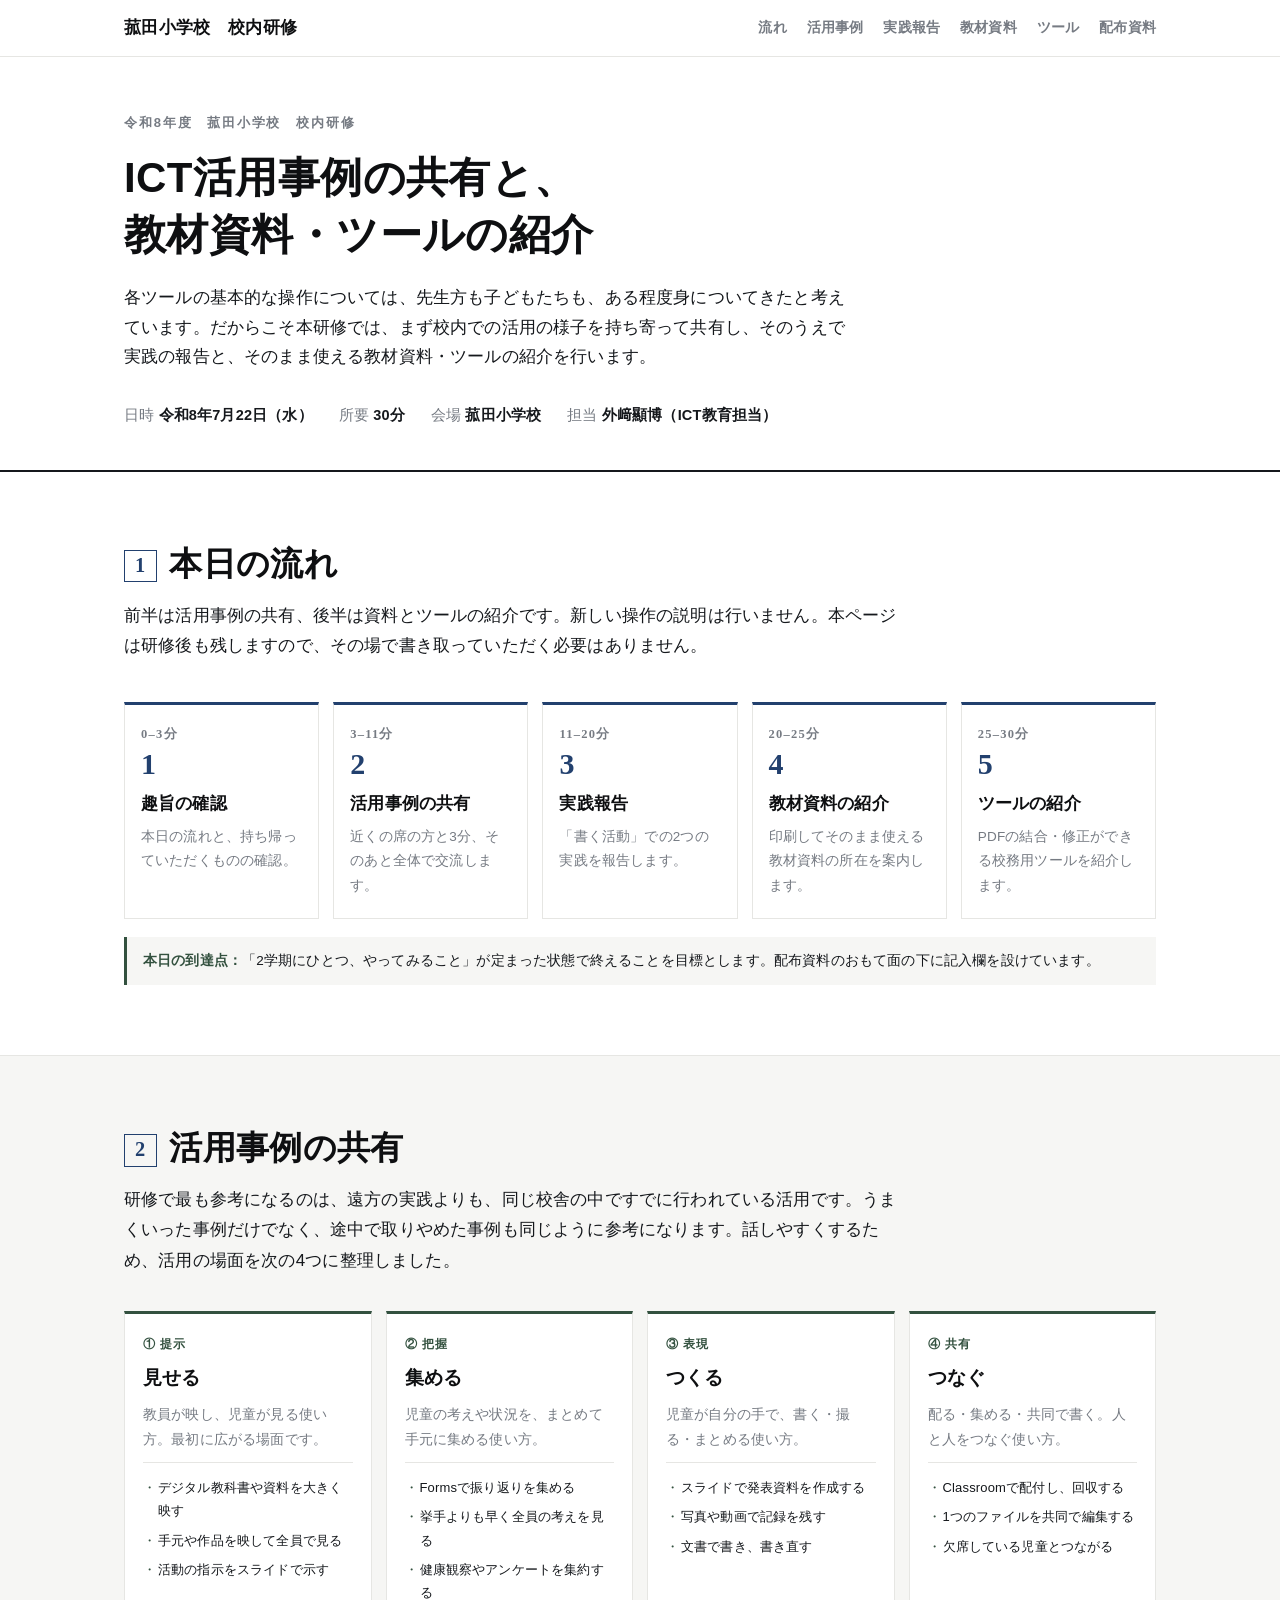
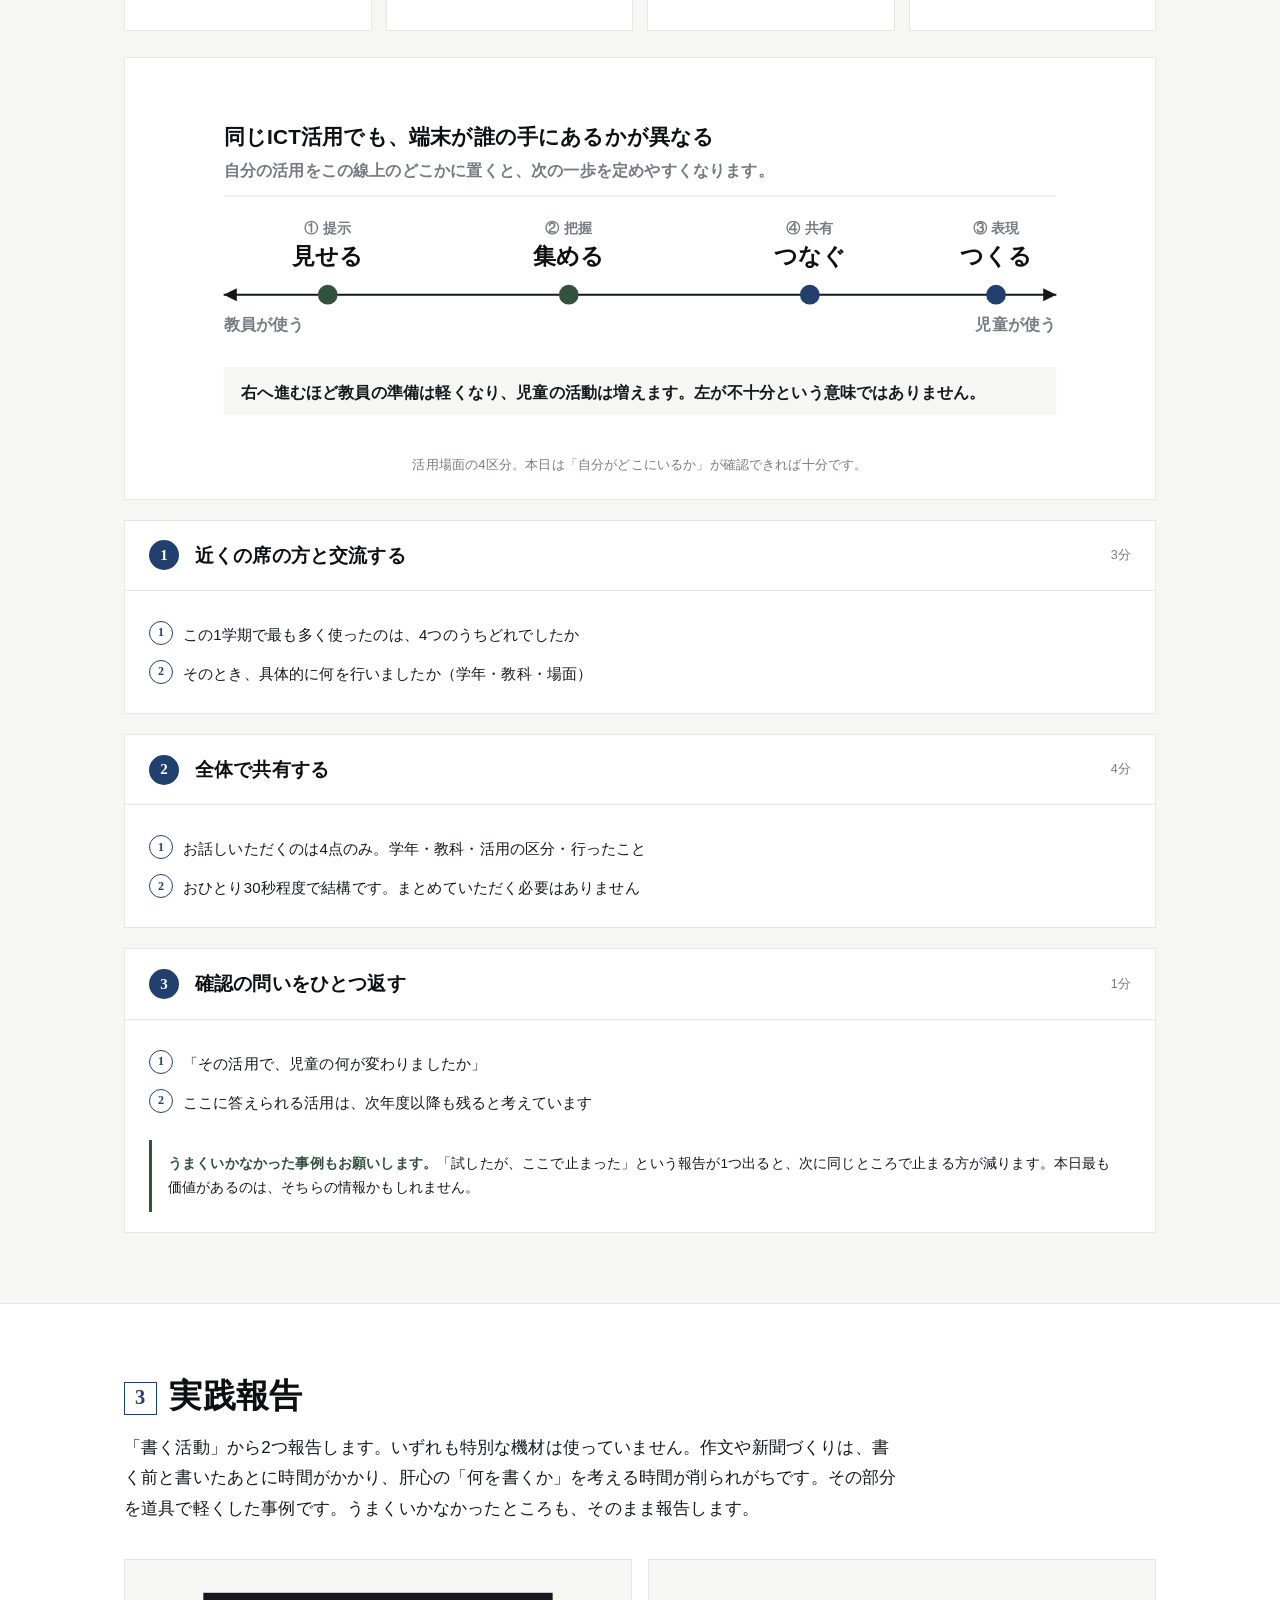
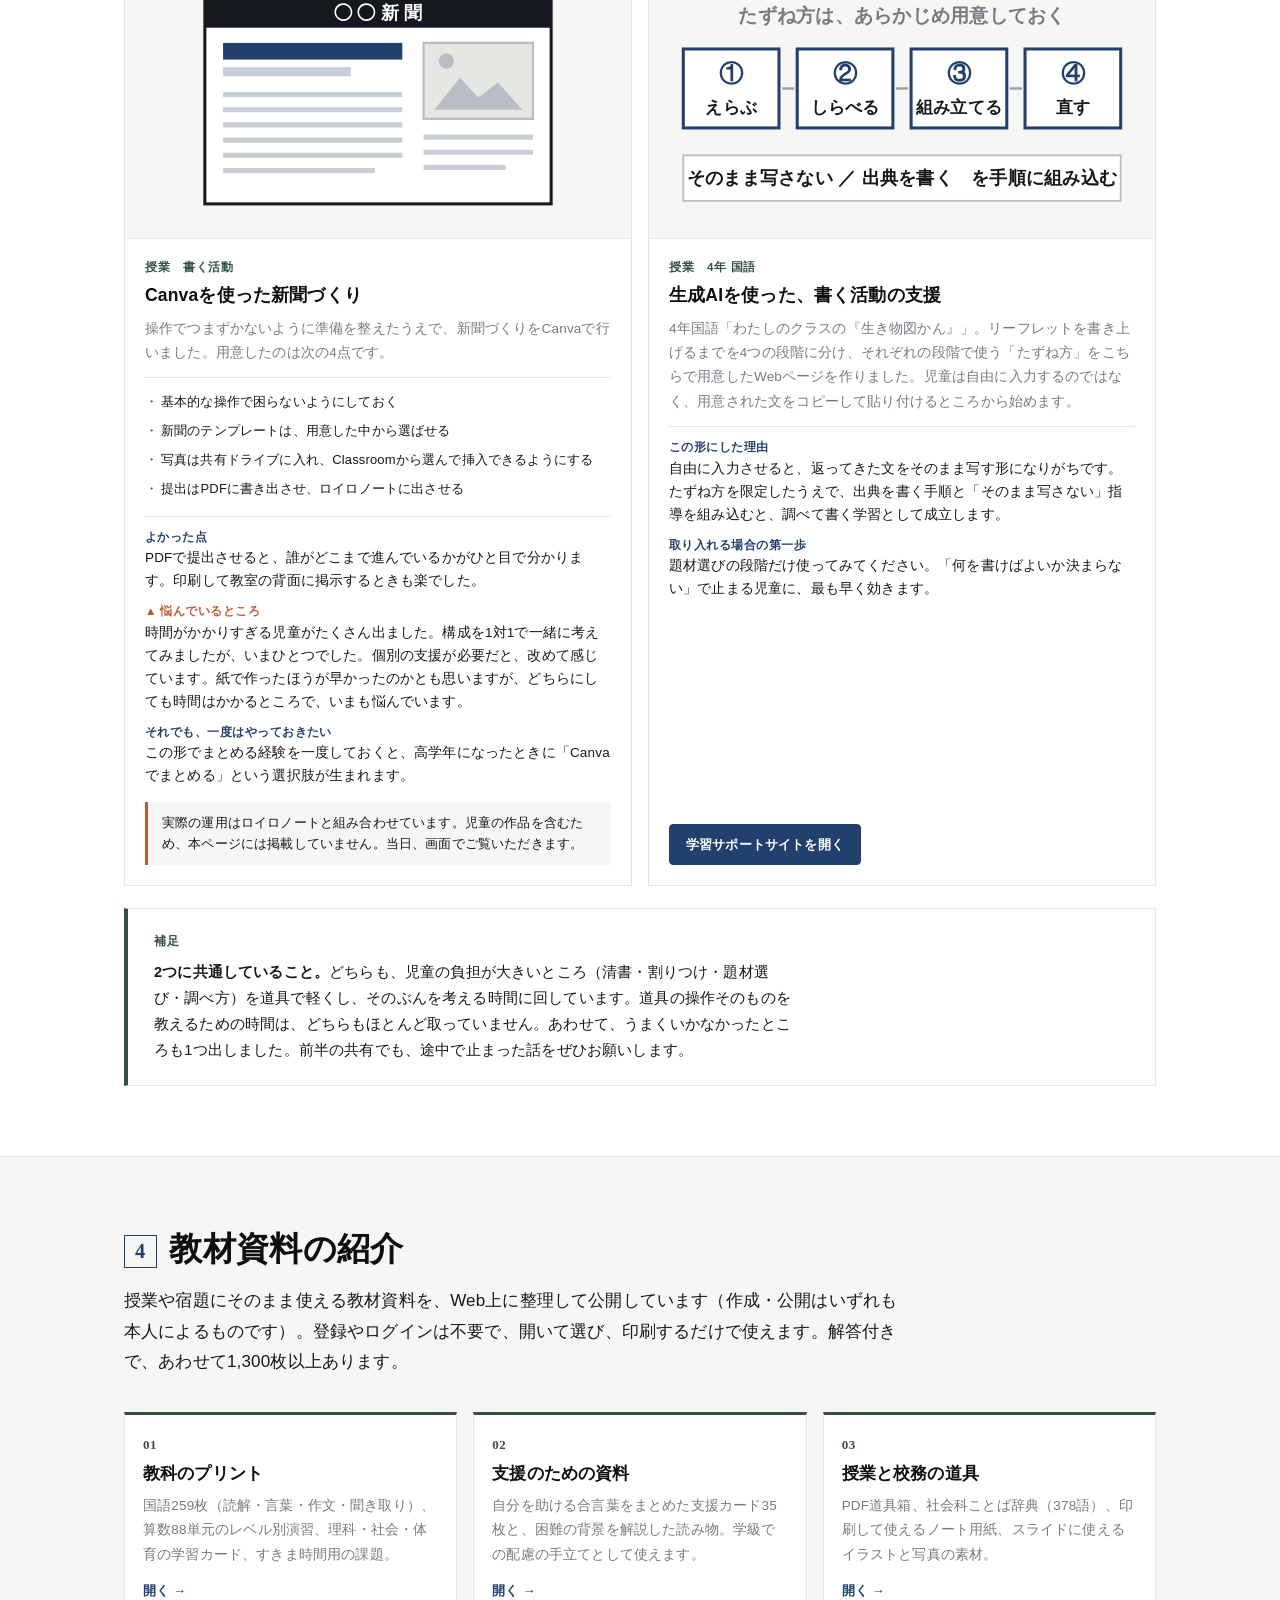
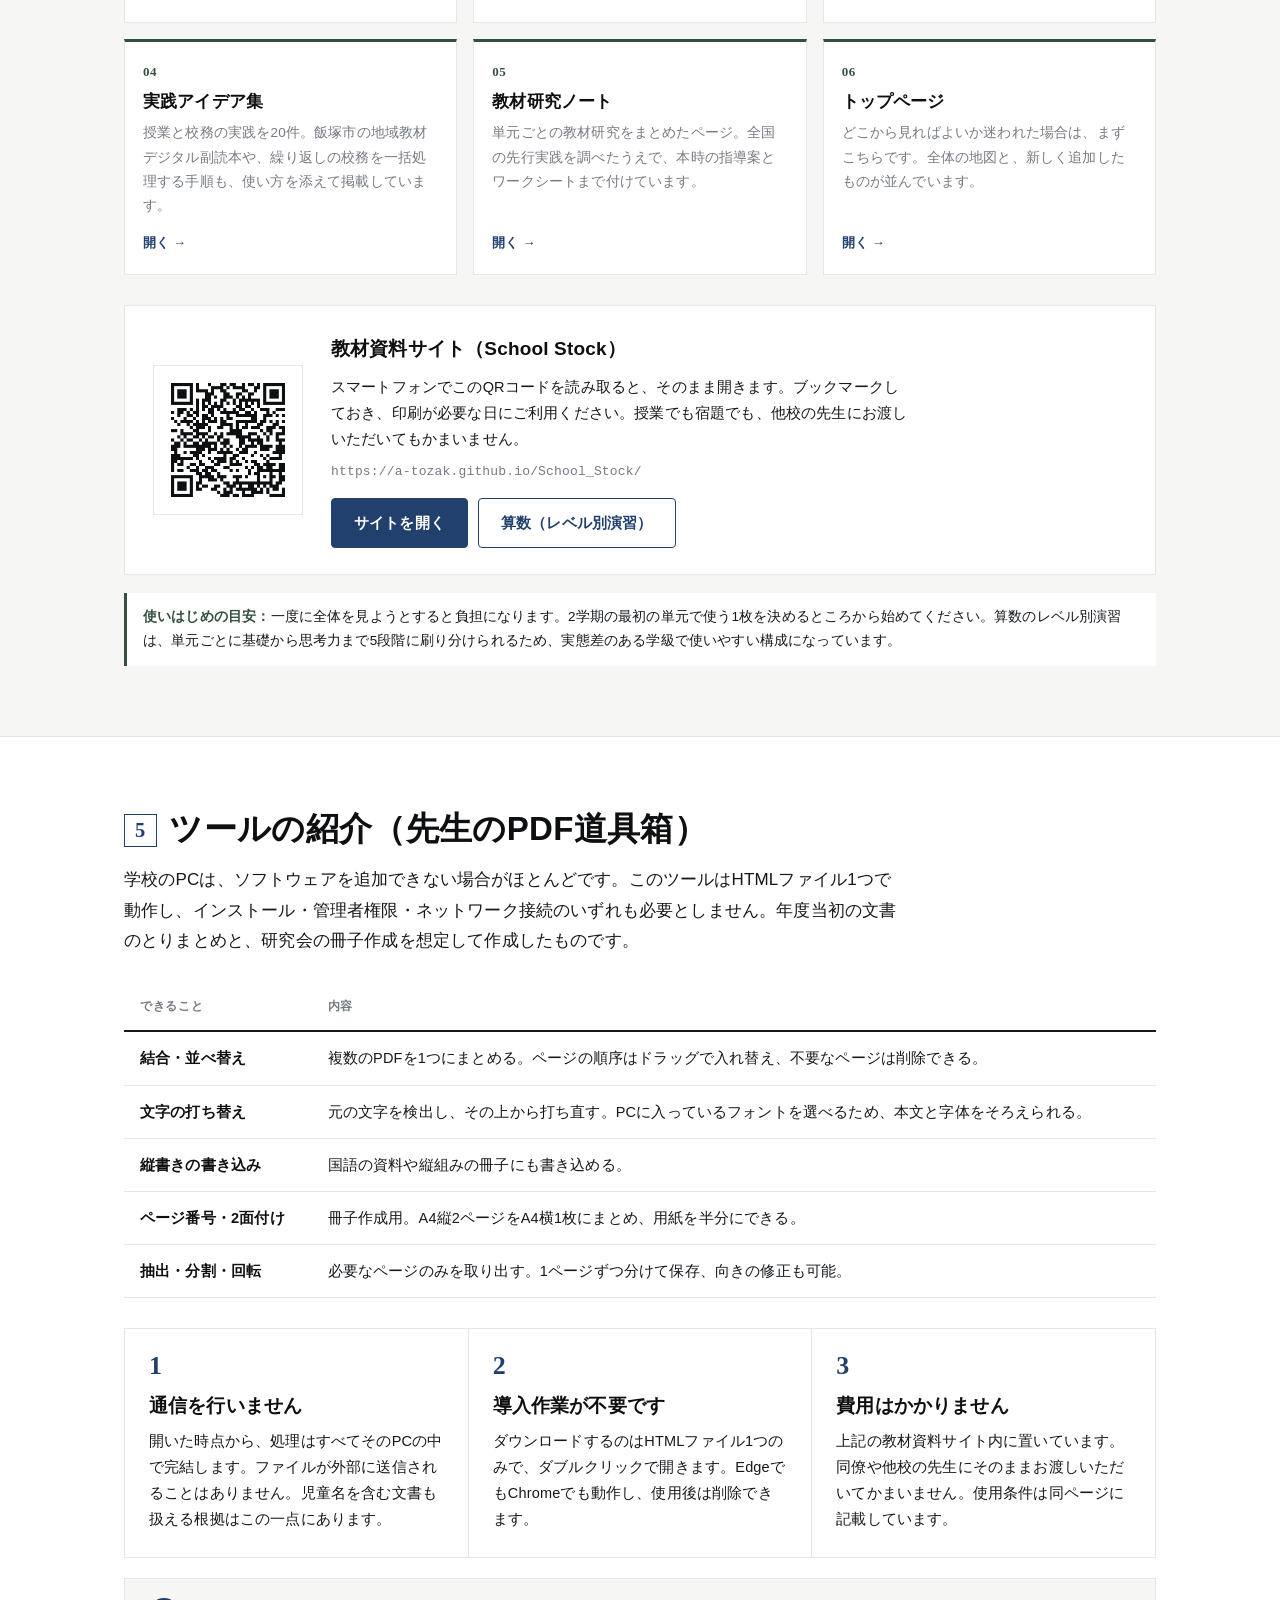
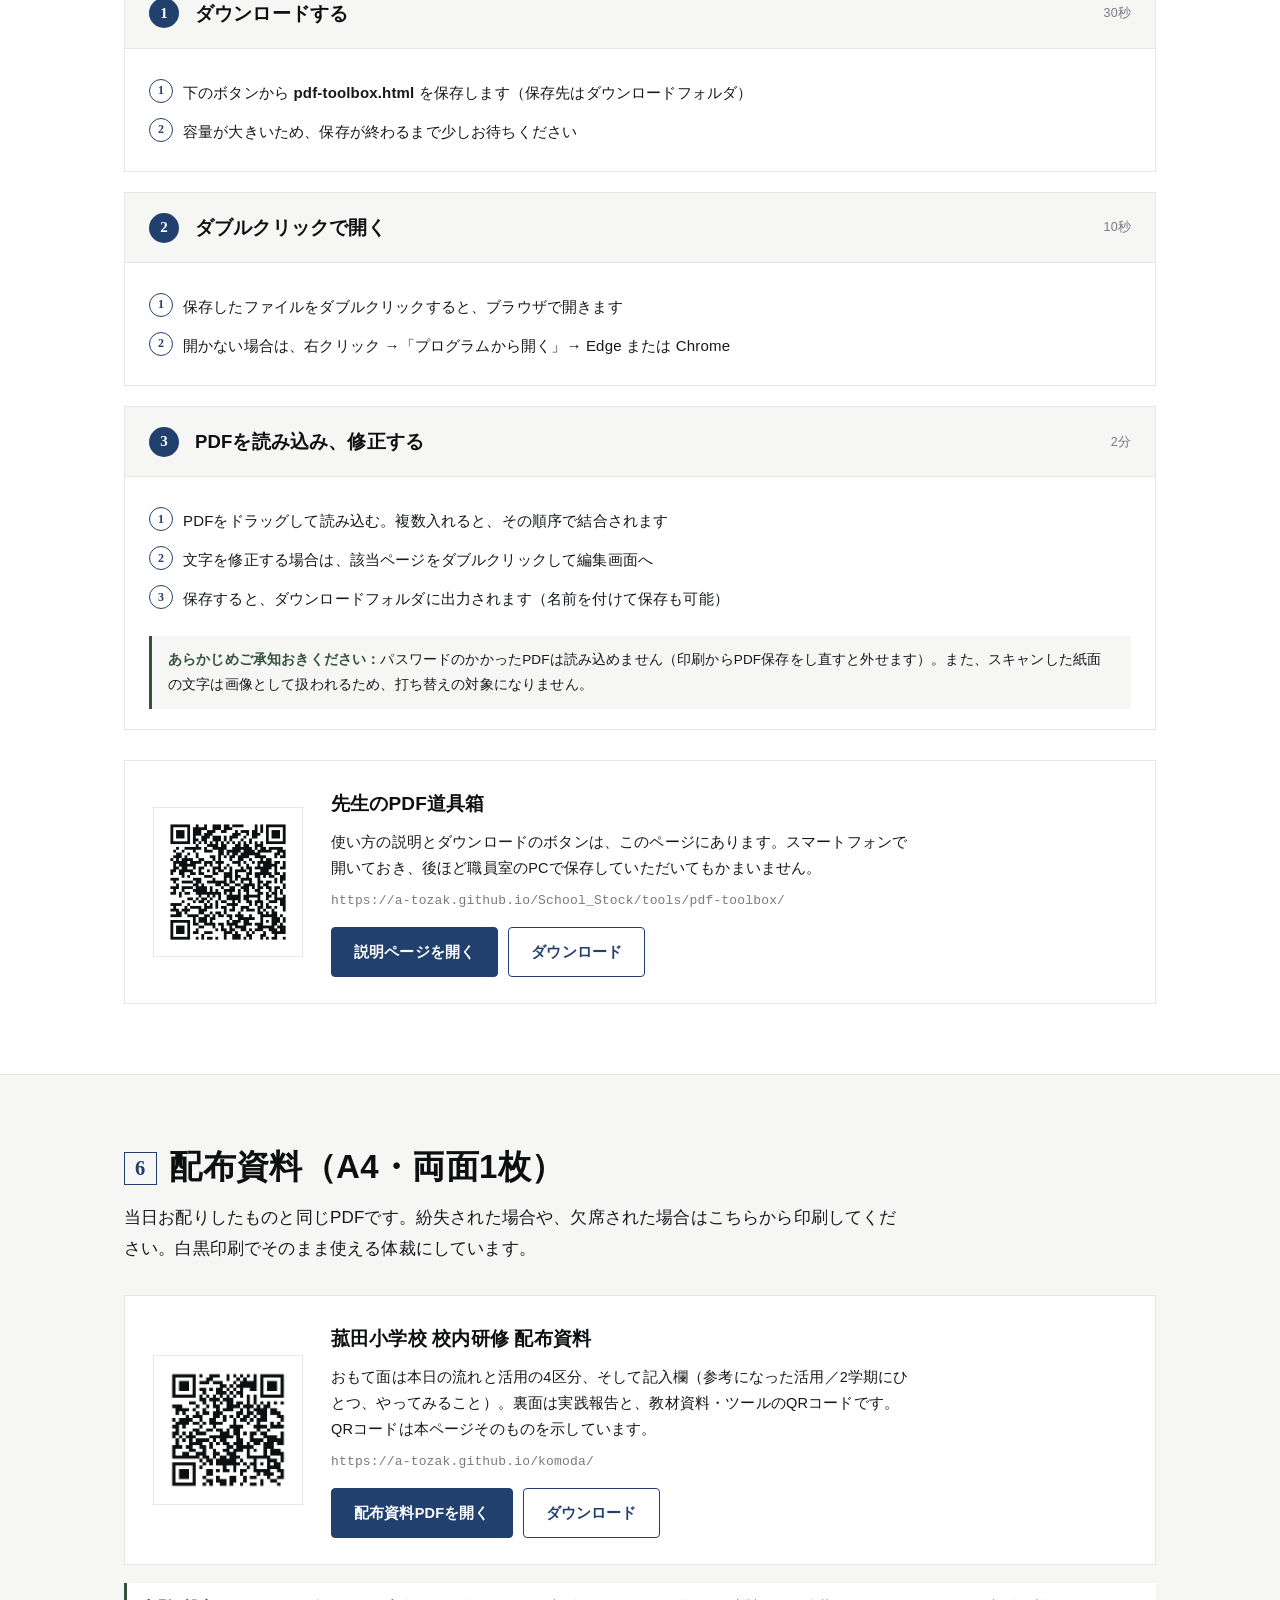
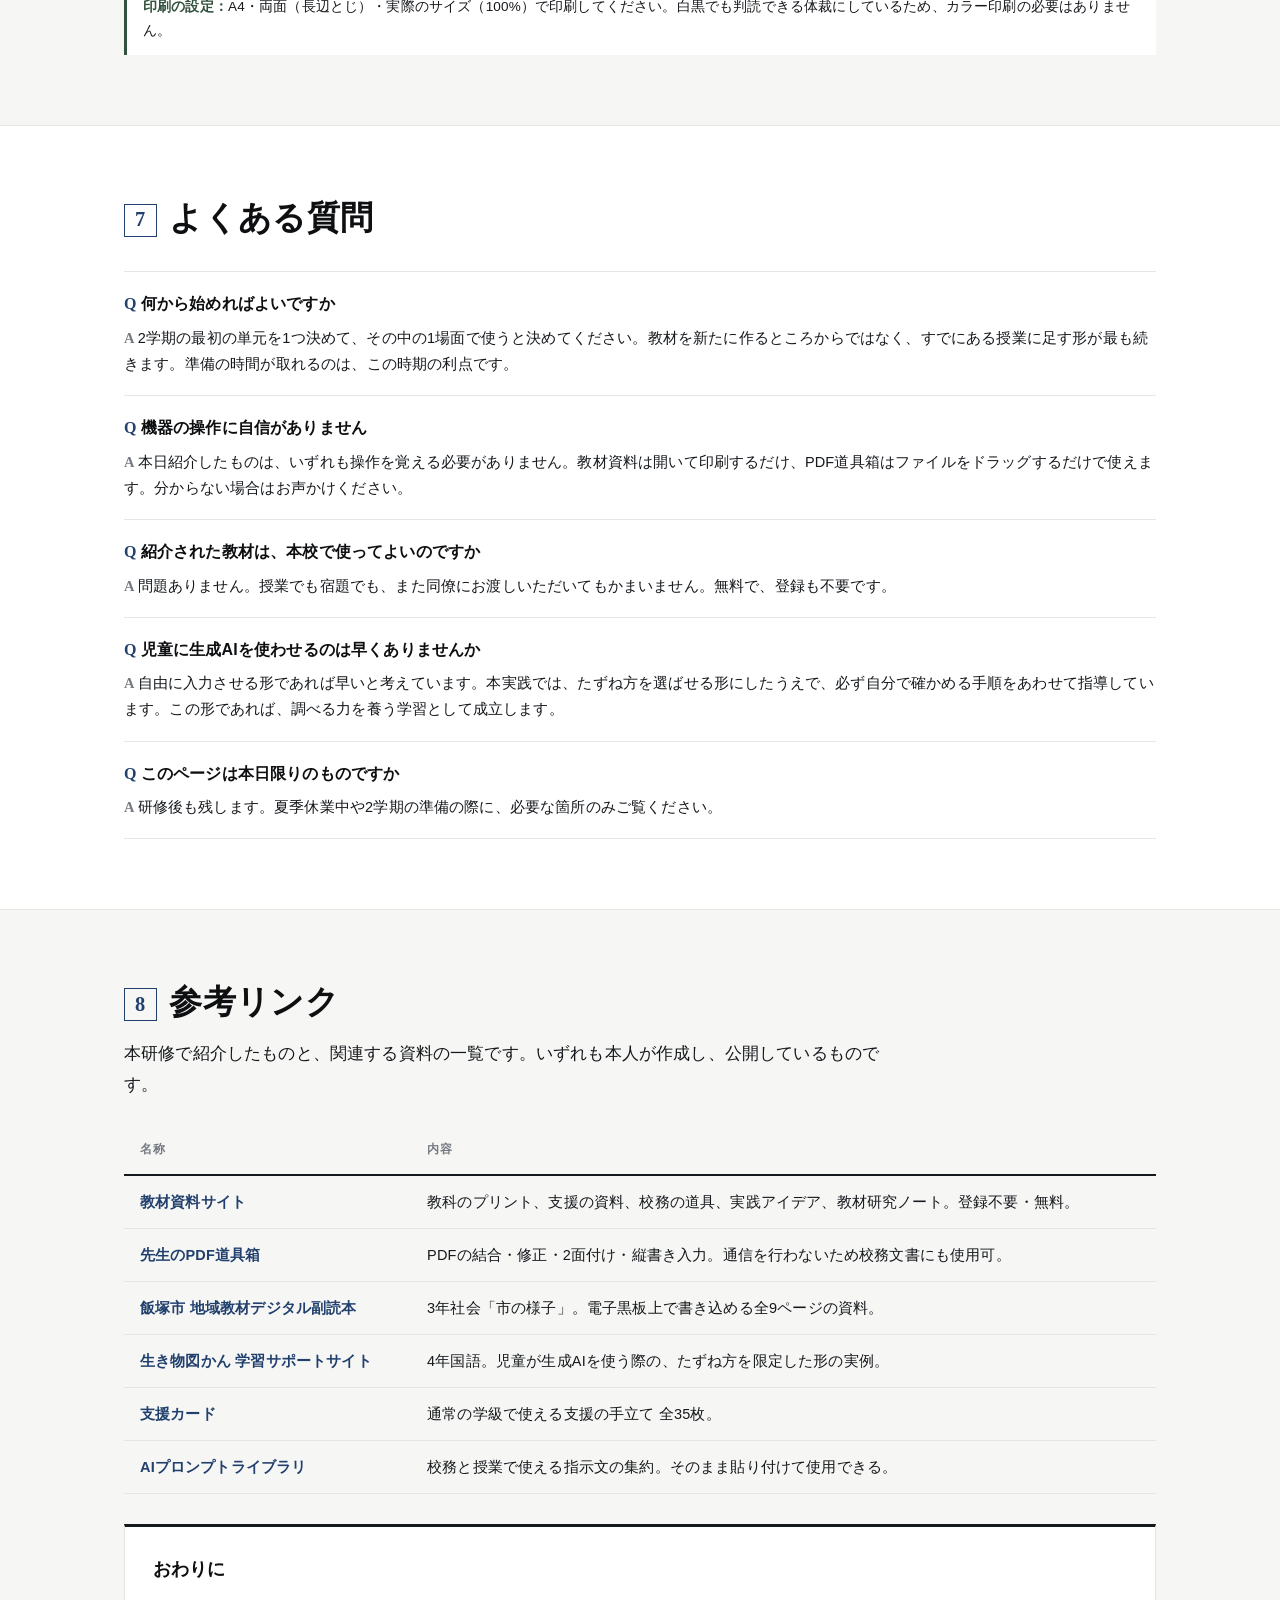
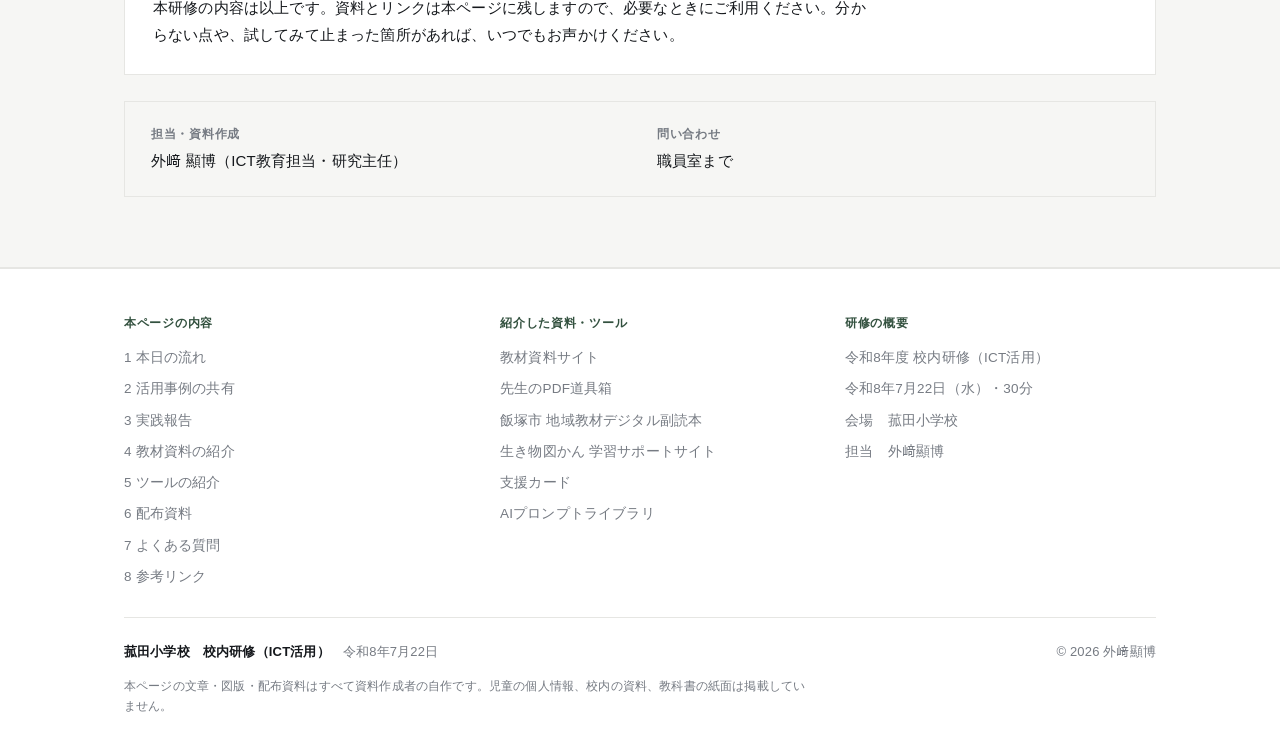
<file: index.html>
<!doctype html>
<html lang="ja">
<head>
<meta charset="utf-8">
<meta name="viewport" content="width=device-width, initial-scale=1">
<title>菰田小学校 校内研修（ICT活用）令和8年7月22日</title>
<meta name="description" content="菰田小学校 校内研修（30分）。ICT活用事例の共有、実践報告、教材資料とツールの紹介。">
<script>document.documentElement.className += ' js';</script>
<link rel="stylesheet" href="styles.css">
</head>
<body>

<!-- ===== top bar ===== -->
<header class="bar">
  <div class="wrap">
    <div class="brand">菰田小学校　校内研修</div>
    <nav class="nav">
      <a href="#nagare">流れ</a>
      <a href="#jirei">活用事例</a>
      <a href="#jissen">実践報告</a>
      <a href="#stock">教材資料</a>
      <a href="#pdf">ツール</a>
      <a href="#shiryo">配布資料</a>
    </nav>
  </div>
</header>

<!-- ===== hero ===== -->
<div class="hero">
  <div class="wrap">
    <div class="kicker-ja">令和8年度　菰田小学校　校内研修</div>
    <h1>ICT活用事例の共有と、<br>教材資料・ツールの紹介</h1>
    <p class="tagsub">各ツールの基本的な操作については、先生方も子どもたちも、ある程度身についてきたと考えています。だからこそ本研修では、まず校内での活用の様子を持ち寄って共有し、そのうえで実践の報告と、そのまま使える教材資料・ツールの紹介を行います。</p>
    <div class="meta">
      <span>日時 <b>令和8年7月22日（水）</b></span>
      <span>所要 <b>30分</b></span>
      <span>会場 <b>菰田小学校</b></span>
      <span>担当 <b>外﨑顯博（ICT教育担当）</b></span>
    </div>
  </div>
</div>

<!-- ===== 1 本日の流れ ===== -->
<section id="nagare">
  <div class="wrap reveal">
    <h2><span class="secno">1</span>本日の流れ</h2>
    <p class="lead">前半は活用事例の共有、後半は資料とツールの紹介です。新しい操作の説明は行いません。本ページは研修後も残しますので、その場で書き取っていただく必要はありません。</p>
    <div class="flow">
      <div class="step">
        <div class="t">0–3分</div><div class="n">1</div>
        <h3>趣旨の確認</h3>
        <p>本日の流れと、持ち帰っていただくものの確認。</p>
      </div>
      <div class="step">
        <div class="t">3–11分</div><div class="n">2</div>
        <h3>活用事例の共有</h3>
        <p>近くの席の方と3分、そのあと全体で交流します。</p>
      </div>
      <div class="step">
        <div class="t">11–20分</div><div class="n">3</div>
        <h3>実践報告</h3>
        <p>「書く活動」での2つの実践を報告します。</p>
      </div>
      <div class="step">
        <div class="t">20–25分</div><div class="n">4</div>
        <h3>教材資料の紹介</h3>
        <p>印刷してそのまま使える教材資料の所在を案内します。</p>
      </div>
      <div class="step">
        <div class="t">25–30分</div><div class="n">5</div>
        <h3>ツールの紹介</h3>
        <p>PDFの結合・修正ができる校務用ツールを紹介します。</p>
      </div>
    </div>
    <div class="tip"><b>本日の到達点：</b>「2学期にひとつ、やってみること」が定まった状態で終えることを目標とします。配布資料のおもて面の下に記入欄を設けています。</div>
  </div>
</section>

<!-- ===== 2 活用事例の共有 ===== -->
<section id="jirei" class="band">
  <div class="wrap reveal">
    <h2><span class="secno">2</span>活用事例の共有</h2>
    <p class="lead">研修で最も参考になるのは、遠方の実践よりも、同じ校舎の中ですでに行われている活用です。うまくいった事例だけでなく、途中で取りやめた事例も同じように参考になります。話しやすくするため、活用の場面を次の4つに整理しました。</p>

    <div class="types">
      <div class="ty">
        <div class="k">① 提示</div>
        <h3>見せる</h3>
        <p>教員が映し、児童が見る使い方。最初に広がる場面です。</p>
        <ul>
          <li>デジタル教科書や資料を大きく映す</li>
          <li>手元や作品を映して全員で見る</li>
          <li>活動の指示をスライドで示す</li>
        </ul>
      </div>
      <div class="ty">
        <div class="k">② 把握</div>
        <h3>集める</h3>
        <p>児童の考えや状況を、まとめて手元に集める使い方。</p>
        <ul>
          <li>Formsで振り返りを集める</li>
          <li>挙手よりも早く全員の考えを見る</li>
          <li>健康観察やアンケートを集約する</li>
        </ul>
      </div>
      <div class="ty">
        <div class="k">③ 表現</div>
        <h3>つくる</h3>
        <p>児童が自分の手で、書く・撮る・まとめる使い方。</p>
        <ul>
          <li>スライドで発表資料を作成する</li>
          <li>写真や動画で記録を残す</li>
          <li>文書で書き、書き直す</li>
        </ul>
      </div>
      <div class="ty">
        <div class="k">④ 共有</div>
        <h3>つなぐ</h3>
        <p>配る・集める・共同で書く。人と人をつなぐ使い方。</p>
        <ul>
          <li>Classroomで配付し、回収する</li>
          <li>1つのファイルを共同で編集する</li>
          <li>欠席している児童とつながる</li>
        </ul>
      </div>
    </div>

    <figure class="fig">
      <svg viewBox="0 0 900 330" role="img" aria-label="4つの活用場面を、教員が使う側から児童が使う側までの線の上に並べた図">
        <rect x="0" y="0" width="900" height="330" fill="#ffffff"/>
        <line x1="70" y1="196" x2="830" y2="196" stroke="#15181c" stroke-width="2"/>
        <path d="M 830 196 L 818 190 L 818 202 Z" fill="#15181c"/>
        <path d="M 70 196 L 82 190 L 82 202 Z" fill="#15181c"/>
        <text x="70" y="228" font-size="15" fill="#767b83" class="d-label">教員が使う</text>
        <text x="830" y="228" font-size="15" fill="#767b83" text-anchor="end" class="d-label">児童が使う</text>

        <g class="d-label">
          <circle cx="165" cy="196" r="9" fill="#33513f"/>
          <text x="165" y="168" font-size="21" font-weight="bold" fill="#0e0f11" text-anchor="middle">見せる</text>
          <text x="165" y="140" font-size="13" fill="#767b83" text-anchor="middle">① 提示</text>

          <circle cx="385" cy="196" r="9" fill="#33513f"/>
          <text x="385" y="168" font-size="21" font-weight="bold" fill="#0e0f11" text-anchor="middle">集める</text>
          <text x="385" y="140" font-size="13" fill="#767b83" text-anchor="middle">② 把握</text>

          <circle cx="605" cy="196" r="9" fill="#22406e"/>
          <text x="605" y="168" font-size="21" font-weight="bold" fill="#0e0f11" text-anchor="middle">つなぐ</text>
          <text x="605" y="140" font-size="13" fill="#767b83" text-anchor="middle">④ 共有</text>

          <circle cx="775" cy="196" r="9" fill="#22406e"/>
          <text x="775" y="168" font-size="21" font-weight="bold" fill="#0e0f11" text-anchor="middle">つくる</text>
          <text x="775" y="140" font-size="13" fill="#767b83" text-anchor="middle">③ 表現</text>
        </g>

        <text x="70" y="58" font-size="19" font-weight="bold" fill="#0e0f11" class="d-label">同じICT活用でも、端末が誰の手にあるかが異なる</text>
        <text x="70" y="88" font-size="14.5" fill="#767b83" class="d-label">自分の活用をこの線上のどこかに置くと、次の一歩を定めやすくなります。</text>
        <line x1="70" y1="106" x2="830" y2="106" stroke="#e6e6e3" stroke-width="1"/>

        <rect x="70" y="262" width="760" height="44" fill="#f6f6f4"/>
        <text x="86" y="290" font-size="14.5" fill="#15181c" class="d-label" font-weight="normal">右へ進むほど教員の準備は軽くなり、児童の活動は増えます。左が不十分という意味ではありません。</text>
      </svg>
      <figcaption>活用場面の4区分。本日は「自分がどこにいるか」が確認できれば十分です。</figcaption>
    </figure>

    <div class="menu">
      <div class="head"><span class="badge">1</span><h3>近くの席の方と交流する</h3><span class="lv">3分</span></div>
      <div class="body">
        <ol class="steps">
          <li>この1学期で最も多く使ったのは、4つのうちどれでしたか</li>
          <li>そのとき、具体的に何を行いましたか（学年・教科・場面）</li>
        </ol>
      </div>
    </div>
    <div class="menu">
      <div class="head"><span class="badge">2</span><h3>全体で共有する</h3><span class="lv">4分</span></div>
      <div class="body">
        <ol class="steps">
          <li>お話しいただくのは4点のみ。学年・教科・活用の区分・行ったこと</li>
          <li>おひとり30秒程度で結構です。まとめていただく必要はありません</li>
        </ol>
      </div>
    </div>
    <div class="menu">
      <div class="head"><span class="badge">3</span><h3>確認の問いをひとつ返す</h3><span class="lv">1分</span></div>
      <div class="body">
        <ol class="steps">
          <li>「その活用で、児童の何が変わりましたか」</li>
          <li>ここに答えられる活用は、次年度以降も残ると考えています</li>
        </ol>
        <div class="tip"><b>うまくいかなかった事例もお願いします。</b>「試したが、ここで止まった」という報告が1つ出ると、次に同じところで止まる方が減ります。本日最も価値があるのは、そちらの情報かもしれません。</div>
      </div>
    </div>
  </div>
</section>

<!-- ===== 3 実践報告 ===== -->
<section id="jissen">
  <div class="wrap reveal">
    <h2><span class="secno">3</span>実践報告</h2>
    <p class="lead">「書く活動」から2つ報告します。いずれも特別な機材は使っていません。作文や新聞づくりは、書く前と書いたあとに時間がかかり、肝心の「何を書くか」を考える時間が削られがちです。その部分を道具で軽くした事例です。うまくいかなかったところも、そのまま報告します。</p>

    <div class="jissen c2">
      <!-- 1 Canva 新聞づくり -->
      <div class="jc">
        <div class="thumb">
          <svg viewBox="0 0 320 170" role="img" aria-label="新聞の紙面のわりつけを示した模式図">
            <rect width="320" height="170" fill="#f6f6f4"/>
            <rect x="46" y="16" width="228" height="138" fill="#ffffff" stroke="#15181c" stroke-width="2"/>
            <rect x="46" y="16" width="228" height="22" fill="#15181c"/>
            <text x="160" y="32" fill="#ffffff" font-size="12" text-anchor="middle" class="d-label">◯ ◯ 新 聞</text>
            <rect x="58" y="48" width="118" height="11" fill="#22406e"/>
            <rect x="58" y="64" width="84" height="6" fill="#c9ced6"/>
            <rect x="190" y="48" width="72" height="50" fill="#e6e6e3" stroke="#b9bdc4" stroke-width="1.5"/>
            <path d="M197 92 L214 71 L226 84 L239 74 L255 92 Z" fill="#b9bdc4"/>
            <circle cx="205" cy="60" r="5" fill="#b9bdc4"/>
            <g stroke="#c9ced6" stroke-width="3.4">
              <line x1="58" y1="82" x2="176" y2="82"/><line x1="58" y1="92" x2="176" y2="92"/>
              <line x1="58" y1="102" x2="176" y2="102"/><line x1="58" y1="112" x2="176" y2="112"/>
              <line x1="58" y1="122" x2="176" y2="122"/><line x1="58" y1="132" x2="158" y2="132"/>
              <line x1="190" y1="110" x2="262" y2="110"/><line x1="190" y1="120" x2="262" y2="120"/>
              <line x1="190" y1="130" x2="244" y2="130"/>
            </g>
          </svg>
        </div>
        <div class="body">
          <div class="layer">授業　書く活動</div>
          <h3>Canvaを使った新聞づくり</h3>
          <p>操作でつまずかないように準備を整えたうえで、新聞づくりをCanvaで行いました。用意したのは次の4点です。</p>
          <ul class="pts">
            <li>基本的な操作で困らないようにしておく</li>
            <li>新聞のテンプレートは、用意した中から選ばせる</li>
            <li>写真は共有ドライブに入れ、Classroomから選んで挿入できるようにする</li>
            <li>提出はPDFに書き出させ、ロイロノートに出させる</li>
          </ul>
          <dl>
            <dt>よかった点</dt>
            <dd>PDFで提出させると、誰がどこまで進んでいるかがひと目で分かります。印刷して教室の背面に掲示するときも楽でした。</dd>
            <dt class="warn">▲ 悩んでいるところ</dt>
            <dd>時間がかかりすぎる児童がたくさん出ました。構成を1対1で一緒に考えてみましたが、いまひとつでした。個別の支援が必要だと、改めて感じています。紙で作ったほうが早かったのかとも思いますが、どちらにしても時間はかかるところで、いまも悩んでいます。</dd>
            <dt>それでも、一度はやっておきたい</dt>
            <dd>この形でまとめる経験を一度しておくと、高学年になったときに「Canvaでまとめる」という選択肢が生まれます。</dd>
          </dl>
          <div class="cau">実際の運用はロイロノートと組み合わせています。児童の作品を含むため、本ページには掲載していません。当日、画面でご覧いただきます。</div>
        </div>
      </div>

      <!-- 2 生成AIで書く活動を支える -->
      <div class="jc">
        <div class="thumb">
          <svg viewBox="0 0 320 170" role="img" aria-label="書く活動を4つの段階に分け、各段階でたずね方を用意していることを示した図">
            <rect width="320" height="170" fill="#f6f6f4"/>
            <text x="160" y="34" font-size="12.5" fill="#767b83" text-anchor="middle" class="d-label" font-weight="normal">たずね方は、あらかじめ用意しておく</text>
            <g class="d-label">
              <rect x="16" y="52" width="63" height="52" fill="#ffffff" stroke="#22406e" stroke-width="2"/>
              <text x="47.5" y="74" font-size="16" fill="#22406e" text-anchor="middle" font-weight="bold">①</text>
              <text x="47.5" y="94" font-size="11" fill="#15181c" text-anchor="middle">えらぶ</text>

              <rect x="91" y="52" width="63" height="52" fill="#ffffff" stroke="#22406e" stroke-width="2"/>
              <text x="122.5" y="74" font-size="16" fill="#22406e" text-anchor="middle" font-weight="bold">②</text>
              <text x="122.5" y="94" font-size="11" fill="#15181c" text-anchor="middle">しらべる</text>

              <rect x="166" y="52" width="63" height="52" fill="#ffffff" stroke="#22406e" stroke-width="2"/>
              <text x="197.5" y="74" font-size="16" fill="#22406e" text-anchor="middle" font-weight="bold">③</text>
              <text x="197.5" y="94" font-size="11" fill="#15181c" text-anchor="middle">組み立てる</text>

              <rect x="241" y="52" width="63" height="52" fill="#ffffff" stroke="#22406e" stroke-width="2"/>
              <text x="272.5" y="74" font-size="16" fill="#22406e" text-anchor="middle" font-weight="bold">④</text>
              <text x="272.5" y="94" font-size="11" fill="#15181c" text-anchor="middle">直す</text>
            </g>
            <g stroke="#9aa0a8" stroke-width="1.6">
              <line x1="81" y1="78" x2="89" y2="78"/><line x1="156" y1="78" x2="164" y2="78"/><line x1="231" y1="78" x2="239" y2="78"/>
            </g>
            <rect x="16" y="122" width="288" height="30" fill="#ffffff" stroke="#b9bdc4" stroke-width="1.2"/>
            <text x="160" y="141" font-size="12" fill="#15181c" text-anchor="middle" class="d-label" font-weight="normal">そのまま写さない ／ 出典を書く　を手順に組み込む</text>
          </svg>
        </div>
        <div class="body">
          <div class="layer">授業　4年 国語</div>
          <h3>生成AIを使った、書く活動の支援</h3>
          <p>4年国語「わたしのクラスの『生き物図かん』」。リーフレットを書き上げるまでを4つの段階に分け、それぞれの段階で使う「たずね方」をこちらで用意したWebページを作りました。児童は自由に入力するのではなく、用意された文をコピーして貼り付けるところから始めます。</p>
          <dl>
            <dt>この形にした理由</dt>
            <dd>自由に入力させると、返ってきた文をそのまま写す形になりがちです。たずね方を限定したうえで、出典を書く手順と「そのまま写さない」指導を組み込むと、調べて書く学習として成立します。</dd>
            <dt>取り入れる場合の第一歩</dt>
            <dd>題材選びの段階だけ使ってみてください。「何を書けばよいか決まらない」で止まる児童に、最も早く効きます。</dd>
          </dl>
          <div class="act"><a class="btn sm primary" href="https://a-tozak.github.io/ikimono-zukan-gemini/" target="_blank" rel="noopener">学習サポートサイトを開く</a></div>
        </div>
      </div>
    </div>

    <div class="extra">
      <div>
        <div class="ex-k">補足</div>
        <p><b>2つに共通していること。</b>どちらも、児童の負担が大きいところ（清書・割りつけ・題材選び・調べ方）を道具で軽くし、そのぶんを考える時間に回しています。道具の操作そのものを教えるための時間は、どちらもほとんど取っていません。あわせて、うまくいかなかったところも1つ出しました。前半の共有でも、途中で止まった話をぜひお願いします。</p>
      </div>
    </div>
  </div>
</section>

<!-- ===== 4 教材資料 ===== -->
<section id="stock" class="band">
  <div class="wrap reveal">
    <h2><span class="secno">4</span>教材資料の紹介</h2>
    <p class="lead">授業や宿題にそのまま使える教材資料を、Web上に整理して公開しています（作成・公開はいずれも本人によるものです）。登録やログインは不要で、開いて選び、印刷するだけで使えます。解答付きで、あわせて1,300枚以上あります。</p>

    <div class="shelf">
      <a class="sh" href="https://a-tozak.github.io/School_Stock/prints/" target="_blank" rel="noopener">
        <div class="tag">01</div>
        <h3>教科のプリント</h3>
        <p>国語259枚（読解・言葉・作文・聞き取り）、算数88単元のレベル別演習、理科・社会・体育の学習カード、すきま時間用の課題。</p>
        <span class="go">開く</span>
      </a>
      <a class="sh" href="https://a-tozak.github.io/School_Stock/shien/" target="_blank" rel="noopener">
        <div class="tag">02</div>
        <h3>支援のための資料</h3>
        <p>自分を助ける合言葉をまとめた支援カード35枚と、困難の背景を解説した読み物。学級での配慮の手立てとして使えます。</p>
        <span class="go">開く</span>
      </a>
      <a class="sh" href="https://a-tozak.github.io/School_Stock/tools/" target="_blank" rel="noopener">
        <div class="tag">03</div>
        <h3>授業と校務の道具</h3>
        <p>PDF道具箱、社会科ことば辞典（378語）、印刷して使えるノート用紙、スライドに使えるイラストと写真の素材。</p>
        <span class="go">開く</span>
      </a>
      <a class="sh" href="https://a-tozak.github.io/School_Stock/ideas/" target="_blank" rel="noopener">
        <div class="tag">04</div>
        <h3>実践アイデア集</h3>
        <p>授業と校務の実践を20件。飯塚市の地域教材デジタル副読本や、繰り返しの校務を一括処理する手順も、使い方を添えて掲載しています。</p>
        <span class="go">開く</span>
      </a>
      <a class="sh" href="https://a-tozak.github.io/School_Stock/kyozai-kenkyu/" target="_blank" rel="noopener">
        <div class="tag">05</div>
        <h3>教材研究ノート</h3>
        <p>単元ごとの教材研究をまとめたページ。全国の先行実践を調べたうえで、本時の指導案とワークシートまで付けています。</p>
        <span class="go">開く</span>
      </a>
      <a class="sh" href="https://a-tozak.github.io/School_Stock/" target="_blank" rel="noopener">
        <div class="tag">06</div>
        <h3>トップページ</h3>
        <p>どこから見ればよいか迷われた場合は、まずこちらです。全体の地図と、新しく追加したものが並んでいます。</p>
        <span class="go">開く</span>
      </a>
    </div>

    <div class="take">
      <div class="qr"><img src="qr/qr_schoolstock.png" alt="教材資料サイトのQRコード"></div>
      <div>
        <h3>教材資料サイト（School Stock）</h3>
        <p>スマートフォンでこのQRコードを読み取ると、そのまま開きます。ブックマークしておき、印刷が必要な日にご利用ください。授業でも宿題でも、他校の先生にお渡しいただいてもかまいません。</p>
        <div class="url">https://a-tozak.github.io/School_Stock/</div>
        <div class="act">
          <a class="btn primary" href="https://a-tozak.github.io/School_Stock/" target="_blank" rel="noopener">サイトを開く</a>
          <a class="btn" href="https://a-tozak.github.io/School_Stock/prints/sansu-ensyu/" target="_blank" rel="noopener">算数（レベル別演習）</a>
        </div>
      </div>
    </div>

    <div class="tip"><b>使いはじめの目安：</b>一度に全体を見ようとすると負担になります。2学期の最初の単元で使う1枚を決めるところから始めてください。算数のレベル別演習は、単元ごとに基礎から思考力まで5段階に刷り分けられるため、実態差のある学級で使いやすい構成になっています。</div>
  </div>
</section>

<!-- ===== 5 ツール ===== -->
<section id="pdf">
  <div class="wrap reveal">
    <h2><span class="secno">5</span>ツールの紹介（先生のPDF道具箱）</h2>
    <p class="lead">学校のPCは、ソフトウェアを追加できない場合がほとんどです。このツールはHTMLファイル1つで動作し、インストール・管理者権限・ネットワーク接続のいずれも必要としません。年度当初の文書のとりまとめと、研究会の冊子作成を想定して作成したものです。</p>

    <div class="tbl-scroll">
      <table class="tools">
        <thead><tr><th>できること</th><th>内容</th></tr></thead>
        <tbody>
          <tr><td class="name">結合・並べ替え</td><td>複数のPDFを1つにまとめる。ページの順序はドラッグで入れ替え、不要なページは削除できる。</td></tr>
          <tr><td class="name">文字の打ち替え</td><td>元の文字を検出し、その上から打ち直す。PCに入っているフォントを選べるため、本文と字体をそろえられる。</td></tr>
          <tr><td class="name">縦書きの書き込み</td><td>国語の資料や縦組みの冊子にも書き込める。</td></tr>
          <tr><td class="name">ページ番号・2面付け</td><td>冊子作成用。A4縦2ページをA4横1枚にまとめ、用紙を半分にできる。</td></tr>
          <tr><td class="name">抽出・分割・回転</td><td>必要なページのみを取り出す。1ページずつ分けて保存、向きの修正も可能。</td></tr>
        </tbody>
      </table>
    </div>

    <div class="grid c3">
      <div class="cell">
        <div class="cn">1</div>
        <h3>通信を行いません</h3>
        <p style="font-size:14.5px; color:var(--ink)">開いた時点から、処理はすべてそのPCの中で完結します。ファイルが外部に送信されることはありません。児童名を含む文書も扱える根拠はこの一点にあります。</p>
      </div>
      <div class="cell">
        <div class="cn">2</div>
        <h3>導入作業が不要です</h3>
        <p style="font-size:14.5px; color:var(--ink)">ダウンロードするのはHTMLファイル1つのみで、ダブルクリックで開きます。EdgeでもChromeでも動作し、使用後は削除できます。</p>
      </div>
      <div class="cell">
        <div class="cn">3</div>
        <h3>費用はかかりません</h3>
        <p style="font-size:14.5px; color:var(--ink)">上記の教材資料サイト内に置いています。同僚や他校の先生にそのままお渡しいただいてかまいません。使用条件は同ページに記載しています。</p>
      </div>
    </div>

    <div class="menu">
      <div class="head"><span class="badge">1</span><h3>ダウンロードする</h3><span class="lv">30秒</span></div>
      <div class="body">
        <ol class="steps">
          <li>下のボタンから <b>pdf-toolbox.html</b> を保存します（保存先はダウンロードフォルダ）</li>
          <li>容量が大きいため、保存が終わるまで少しお待ちください</li>
        </ol>
      </div>
    </div>
    <div class="menu">
      <div class="head"><span class="badge">2</span><h3>ダブルクリックで開く</h3><span class="lv">10秒</span></div>
      <div class="body">
        <ol class="steps">
          <li>保存したファイルをダブルクリックすると、ブラウザで開きます</li>
          <li>開かない場合は、右クリック →「プログラムから開く」→ Edge または Chrome</li>
        </ol>
      </div>
    </div>
    <div class="menu">
      <div class="head"><span class="badge">3</span><h3>PDFを読み込み、修正する</h3><span class="lv">2分</span></div>
      <div class="body">
        <ol class="steps">
          <li>PDFをドラッグして読み込む。複数入れると、その順序で結合されます</li>
          <li>文字を修正する場合は、該当ページをダブルクリックして編集画面へ</li>
          <li>保存すると、ダウンロードフォルダに出力されます（名前を付けて保存も可能）</li>
        </ol>
        <div class="tip"><b>あらかじめご承知おきください：</b>パスワードのかかったPDFは読み込めません（印刷からPDF保存をし直すと外せます）。また、スキャンした紙面の文字は画像として扱われるため、打ち替えの対象になりません。</div>
      </div>
    </div>

    <div class="take">
      <div class="qr"><img src="qr/qr_pdftoolbox.png" alt="先生のPDF道具箱のQRコード"></div>
      <div>
        <h3>先生のPDF道具箱</h3>
        <p>使い方の説明とダウンロードのボタンは、このページにあります。スマートフォンで開いておき、後ほど職員室のPCで保存していただいてもかまいません。</p>
        <div class="url">https://a-tozak.github.io/School_Stock/tools/pdf-toolbox/</div>
        <div class="act">
          <a class="btn primary" href="https://a-tozak.github.io/School_Stock/tools/pdf-toolbox/" target="_blank" rel="noopener">説明ページを開く</a>
          <a class="btn" href="https://github.com/A-TOZAK/School_Stock/releases/latest/download/pdf-toolbox.html">ダウンロード</a>
        </div>
      </div>
    </div>
  </div>
</section>

<!-- ===== 6 配布資料 ===== -->
<section id="shiryo" class="band">
  <div class="wrap reveal">
    <h2><span class="secno">6</span>配布資料（A4・両面1枚）</h2>
    <p class="lead">当日お配りしたものと同じPDFです。紛失された場合や、欠席された場合はこちらから印刷してください。白黒印刷でそのまま使える体裁にしています。</p>
    <div class="take">
      <div class="qr"><img src="qr/komoda_qr.png" alt="本ページのQRコード"></div>
      <div>
        <h3>菰田小学校 校内研修 配布資料</h3>
        <p>おもて面は本日の流れと活用の4区分、そして記入欄（参考になった活用／2学期にひとつ、やってみること）。裏面は実践報告と、教材資料・ツールのQRコードです。QRコードは本ページそのものを示しています。</p>
        <div class="url">https://a-tozak.github.io/komoda/</div>
        <div class="act">
          <a class="btn primary" href="handout/komoda_handout.pdf" target="_blank" rel="noopener">配布資料PDFを開く</a>
          <a class="btn" href="handout/komoda_handout.pdf" download="菰田小_校内研修_配布資料_令和8年7月22日.pdf">ダウンロード</a>
        </div>
      </div>
    </div>
    <div class="tip"><b>印刷の設定：</b>A4・両面（長辺とじ）・実際のサイズ（100%）で印刷してください。白黒でも判読できる体裁にしているため、カラー印刷の必要はありません。</div>
  </div>
</section>

<!-- ===== 7 よくある質問 ===== -->
<section id="qa">
  <div class="wrap reveal">
    <h2><span class="secno">7</span>よくある質問</h2>
    <div class="qa">
      <div class="row">
        <div class="q">何から始めればよいですか</div>
        <div class="a">2学期の最初の単元を1つ決めて、その中の1場面で使うと決めてください。教材を新たに作るところからではなく、すでにある授業に足す形が最も続きます。準備の時間が取れるのは、この時期の利点です。</div>
      </div>
      <div class="row">
        <div class="q">機器の操作に自信がありません</div>
        <div class="a">本日紹介したものは、いずれも操作を覚える必要がありません。教材資料は開いて印刷するだけ、PDF道具箱はファイルをドラッグするだけで使えます。分からない場合はお声かけください。</div>
      </div>
      <div class="row">
        <div class="q">紹介された教材は、本校で使ってよいのですか</div>
        <div class="a">問題ありません。授業でも宿題でも、また同僚にお渡しいただいてもかまいません。無料で、登録も不要です。</div>
      </div>
      <div class="row">
        <div class="q">児童に生成AIを使わせるのは早くありませんか</div>
        <div class="a">自由に入力させる形であれば早いと考えています。本実践では、たずね方を選ばせる形にしたうえで、必ず自分で確かめる手順をあわせて指導しています。この形であれば、調べる力を養う学習として成立します。</div>
      </div>
      <div class="row">
        <div class="q">このページは本日限りのものですか</div>
        <div class="a">研修後も残します。夏季休業中や2学期の準備の際に、必要な箇所のみご覧ください。</div>
      </div>
    </div>
  </div>
</section>

<!-- ===== 8 参考 ===== -->
<section id="sanko" class="band">
  <div class="wrap reveal">
    <h2><span class="secno">8</span>参考リンク</h2>
    <p class="lead">本研修で紹介したものと、関連する資料の一覧です。いずれも本人が作成し、公開しているものです。</p>
    <div class="tbl-scroll">
      <table class="tools">
        <thead><tr><th>名称</th><th>内容</th></tr></thead>
        <tbody>
          <tr><td class="name"><a href="https://a-tozak.github.io/School_Stock/" target="_blank" rel="noopener">教材資料サイト</a></td><td>教科のプリント、支援の資料、校務の道具、実践アイデア、教材研究ノート。登録不要・無料。</td></tr>
          <tr><td class="name"><a href="https://a-tozak.github.io/School_Stock/tools/pdf-toolbox/" target="_blank" rel="noopener">先生のPDF道具箱</a></td><td>PDFの結合・修正・2面付け・縦書き入力。通信を行わないため校務文書にも使用可。</td></tr>
          <tr><td class="name"><a href="https://a-tozak.github.io/iizuka-fukudokuhon/" target="_blank" rel="noopener">飯塚市 地域教材デジタル副読本</a></td><td>3年社会「市の様子」。電子黒板上で書き込める全9ページの資料。</td></tr>
          <tr><td class="name"><a href="https://a-tozak.github.io/ikimono-zukan-gemini/" target="_blank" rel="noopener">生き物図かん 学習サポートサイト</a></td><td>4年国語。児童が生成AIを使う際の、たずね方を限定した形の実例。</td></tr>
          <tr><td class="name"><a href="https://a-tozak.github.io/School_Stock/shien/" target="_blank" rel="noopener">支援カード</a></td><td>通常の学級で使える支援の手立て 全35枚。</td></tr>
          <tr><td class="name"><a href="https://a-tozak.github.io/ai-prompt-library/" target="_blank" rel="noopener">AIプロンプトライブラリ</a></td><td>校務と授業で使える指示文の集約。そのまま貼り付けて使用できる。</td></tr>
        </tbody>
      </table>
    </div>

    <div class="owari">
      <h3>おわりに</h3>
      <p>本研修の内容は以上です。資料とリンクは本ページに残しますので、必要なときにご利用ください。分からない点や、試してみて止まった箇所があれば、いつでもお声かけください。</p>
    </div>

    <div class="tanto">
      <div class="r"><span class="l">担当・資料作成</span>外﨑 顯博（ICT教育担当・研究主任）</div>
      <div class="r"><span class="l">問い合わせ</span>職員室まで</div>
    </div>
  </div>
</section>

<!-- ===== footer ===== -->
<footer>
  <div class="wrap">
    <nav class="site-map" aria-label="サイトマップ">
      <div class="sm-col">
        <div class="sm-h">本ページの内容</div>
        <a href="#nagare">1 本日の流れ</a>
        <a href="#jirei">2 活用事例の共有</a>
        <a href="#jissen">3 実践報告</a>
        <a href="#stock">4 教材資料の紹介</a>
        <a href="#pdf">5 ツールの紹介</a>
        <a href="#shiryo">6 配布資料</a>
        <a href="#qa">7 よくある質問</a>
        <a href="#sanko">8 参考リンク</a>
      </div>
      <div class="sm-col">
        <div class="sm-h">紹介した資料・ツール</div>
        <a href="https://a-tozak.github.io/School_Stock/" target="_blank" rel="noopener">教材資料サイト</a>
        <a href="https://a-tozak.github.io/School_Stock/tools/pdf-toolbox/" target="_blank" rel="noopener">先生のPDF道具箱</a>
        <a href="https://a-tozak.github.io/iizuka-fukudokuhon/" target="_blank" rel="noopener">飯塚市 地域教材デジタル副読本</a>
        <a href="https://a-tozak.github.io/ikimono-zukan-gemini/" target="_blank" rel="noopener">生き物図かん 学習サポートサイト</a>
        <a href="https://a-tozak.github.io/School_Stock/shien/" target="_blank" rel="noopener">支援カード</a>
        <a href="https://a-tozak.github.io/ai-prompt-library/" target="_blank" rel="noopener">AIプロンプトライブラリ</a>
      </div>
      <div class="sm-col">
        <div class="sm-h">研修の概要</div>
        <span>令和8年度 校内研修（ICT活用）</span>
        <span>令和8年7月22日（水）・30分</span>
        <span>会場　菰田小学校</span>
        <span>担当　外﨑顯博</span>
      </div>
    </nav>
    <div class="foot-base">
      <div><span class="lw">菰田小学校　校内研修（ICT活用）</span>　令和8年7月22日</div>
      <div>© 2026 外﨑顯博</div>
    </div>
    <div class="note-local">本ページの文章・図版・配布資料はすべて資料作成者の自作です。児童の個人情報、校内の資料、教科書の紙面は掲載していません。</div>
  </div>
</footer>

<script>
// active nav on scroll
const links=[...document.querySelectorAll('.nav a')].filter(a=>a.getAttribute('href').startsWith('#'));
const map=links.map(a=>({a,el:document.querySelector(a.getAttribute('href'))})).filter(x=>x.el);
const onScroll=()=>{
  const y=window.scrollY+90;
  let cur=null;
  for(const m of map){ if(m.el.offsetTop<=y) cur=m; }
  links.forEach(l=>l.classList.remove('active'));
  if(cur) cur.a.classList.add('active');
};
document.addEventListener('scroll',onScroll,{passive:true}); onScroll();

// reveal
const io=new IntersectionObserver(es=>es.forEach(e=>{ if(e.isIntersecting){ e.target.classList.add('in'); io.unobserve(e.target);} }),{threshold:.08});
document.querySelectorAll('.reveal').forEach(el=>io.observe(el));
</script>
</body>
</html>
</file>
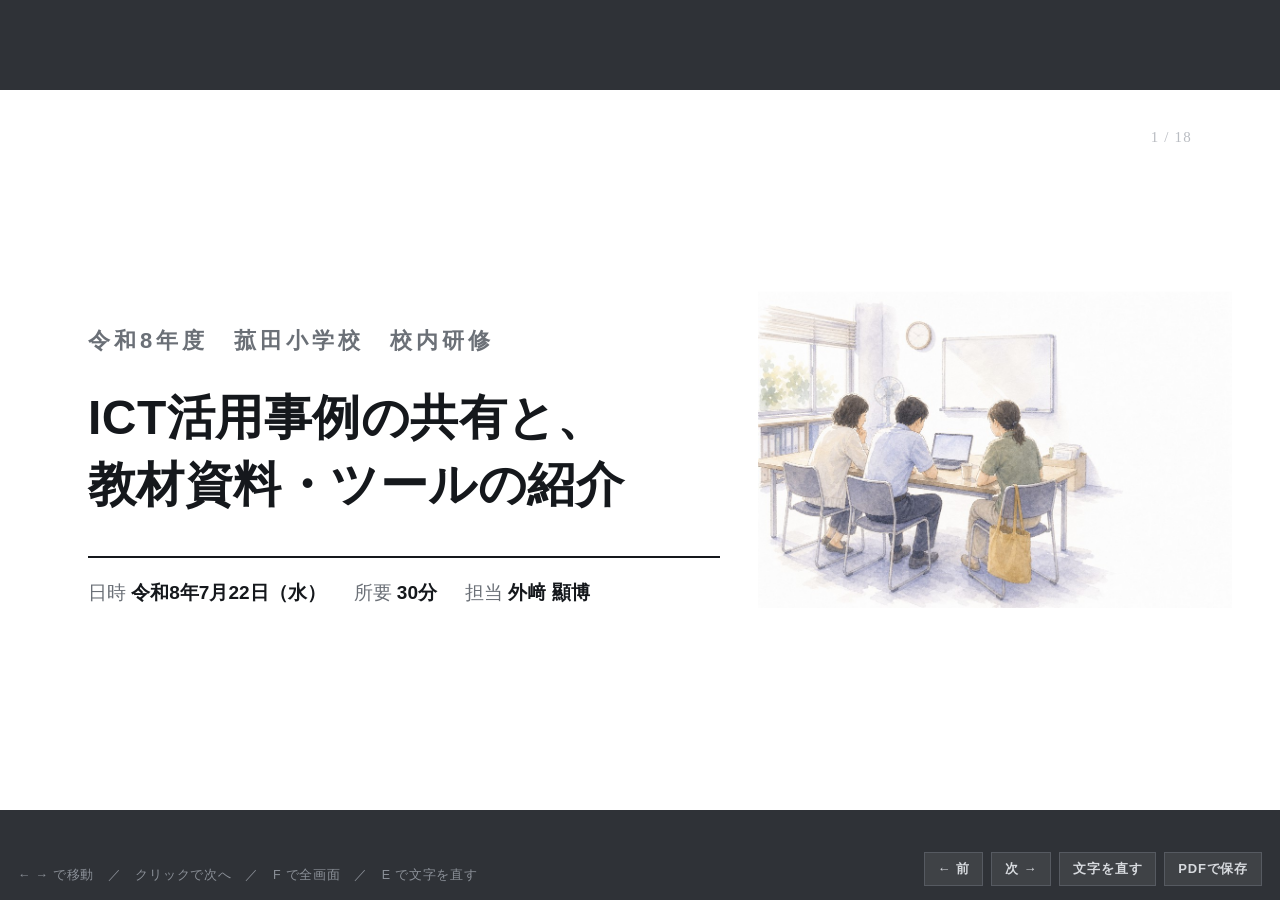
<file: slides/index.html>
<!doctype html>
<html lang="ja">
<head>
<meta charset="utf-8">
<meta name="viewport" content="width=device-width, initial-scale=1">
<title>投影用スライド｜菰田小学校 校内研修（ICT活用）令和8年7月22日</title>
<style>
/* ===== School Stock トーン =====
   色は3つ：紙(#fff)・墨(#15181c)・藍(#2b5fd9)。
   設計ルールは外﨑の研修「教師のスライドづくり」の大原則5つに合わせている。
   1枚に1つ／大きく少なく／そろえる／色は3つ／飾らない勇気。 */
:root{
  --ink:#15181c; --black:#0e0f11; --paper:#fff; --wash:#f6f6f4;
  --line:#e6e6e3; --sub:#6b7077; --accent:#2b5fd9;
  --font:"Hiragino Sans","Hiragino Kaku Gothic ProN","Noto Sans JP","Yu Gothic Medium",sans-serif;
  --serif:Georgia,"Times New Roman",serif;
}
*{margin:0;padding:0;box-sizing:border-box}
html,body{height:100%}
body{font-family:var(--font); background:#2f3237; color:var(--ink); overflow:hidden; -webkit-font-smoothing:antialiased}

.stage{position:fixed; inset:0; display:grid; place-items:center}
.deck{width:1280px; height:720px; background:var(--paper); position:relative; overflow:hidden; transform-origin:center center}

.slide{position:absolute; inset:0; padding:104px 88px 72px; display:none; flex-direction:column; background:var(--paper)}
.slide.on{display:flex}

/* ---- 現在地（左上・全スライド共通） ---- */
.hud{position:absolute; top:34px; left:88px; right:88px; display:flex; align-items:center; gap:18px}
.hud .dots{display:flex; gap:6px}
.hud .dots i{width:26px; height:26px; display:grid; place-items:center; font-family:var(--serif); font-size:14px; font-weight:700;
  border:1px solid var(--line); color:#b9bcc2; font-style:normal; background:var(--paper)}
.hud .dots i.done{border-color:var(--line); color:#c9ccd1}
.hud .dots i.cur{background:var(--black); border-color:var(--black); color:#fff}
.hud .now{font-size:19px; font-weight:700; letter-spacing:.04em; color:var(--ink)}
.hud .min{font-size:16px; color:var(--sub); letter-spacing:.06em}
.hud .pg{margin-left:auto; font-family:var(--serif); font-size:15px; color:#b9bcc2; letter-spacing:.08em}
.slide[data-step="0"] .hud .dots,
.slide[data-step="0"] .hud .now,
.slide[data-step="0"] .hud .min{visibility:hidden}

/* ---- 見出し・本文 ---- */
.eye{display:inline-block; font-size:16px; font-weight:700; letter-spacing:.2em; color:#fff; background:var(--black); padding:6px 16px; margin-bottom:26px; align-self:flex-start}
h1{font-size:60px; font-weight:700; line-height:1.36; letter-spacing:.01em}
h2{font-size:46px; font-weight:700; line-height:1.4; letter-spacing:.01em}
.big{font-size:66px; font-weight:700; line-height:1.42; letter-spacing:.01em}
.huge{font-size:74px; font-weight:700; line-height:1.36; letter-spacing:.01em}
.accent{color:var(--accent)}
.lead{font-size:30px; line-height:1.7; color:var(--ink); margin-top:26px; max-width:31em}
.mid{display:flex; flex-direction:column; justify-content:center; flex:1}

.slide > .three, .slide > .four{flex:1; align-content:center}
.slide > ul.pts{flex:1; display:flex; flex-direction:column; justify-content:center}

/* 用語の補足（小さく） */
.note{margin-top:auto; padding-top:20px; border-top:1px solid var(--line); font-size:19px; line-height:1.75; color:var(--sub)}
.note b{color:var(--ink); font-weight:700}
.note span{display:block}

/* ---- 表紙 ---- */
.cover{justify-content:center}
.cover .kick{font-size:22px; font-weight:700; letter-spacing:.18em; color:var(--sub); margin-bottom:28px}
.cover h1{font-size:64px}
.cover .meta{margin-top:46px; padding-top:26px; border-top:2px solid var(--ink); display:flex; gap:44px; font-size:22px; color:var(--sub)}
.cover .meta b{color:var(--ink); font-weight:700}

/* ---- 3つ並び ---- */
.three{display:grid; grid-template-columns:repeat(3,1fr); gap:22px; margin-top:38px}
.three .c{border:1px solid var(--ink); padding:26px 26px 28px; display:flex; flex-direction:column}
.three .c .n{font-family:var(--serif); font-size:30px; font-weight:700; color:var(--accent); line-height:1; margin-bottom:12px}
.three .c b{font-size:29px; font-weight:700; line-height:1.4; margin-bottom:10px}
.three .c span{font-size:20px; line-height:1.7; color:var(--sub)}

/* ---- 4区分 ---- */
.four{display:grid; grid-template-columns:repeat(4,1fr); gap:16px; margin-top:34px}
.four .c{border:1px solid var(--ink); padding:22px 20px 24px; display:flex; flex-direction:column}
.four .c .k{font-size:16px; font-weight:700; letter-spacing:.1em; color:var(--sub); margin-bottom:8px}
.four .c b{font-size:34px; font-weight:700; line-height:1.3; margin-bottom:12px}
.four .c span{font-size:19px; line-height:1.65; color:var(--sub)}

/* ---- 流れ5コマ ---- */
.flow{display:grid; grid-template-columns:repeat(5,1fr); gap:14px; margin-top:34px}
.flow .s{border:1px solid var(--ink); border-top:5px solid var(--ink); padding:20px 18px 22px}
.flow .s.hi{border-top-color:var(--accent)}
.flow .s .t{font-family:var(--serif); font-size:16px; color:var(--sub); letter-spacing:.06em}
.flow .s .n{font-family:var(--serif); font-size:34px; font-weight:700; line-height:1; margin:6px 0 10px}
.flow .s b{display:block; font-size:23px; font-weight:700; line-height:1.4}

/* ---- 指示スライド（作業） ---- */
.task{border:3px solid var(--black); padding:44px 48px; margin-top:8px}
.task .lab{display:inline-block; font-size:18px; font-weight:700; letter-spacing:.16em; color:#fff; background:var(--black); padding:6px 18px; margin-bottom:24px}
.task ol{list-style:none; counter-reset:t}
.task ol li{counter-increment:t; position:relative; padding:12px 0 12px 62px; font-size:34px; font-weight:700; line-height:1.5}
.task ol li::before{content:counter(t); position:absolute; left:0; top:14px; width:40px; height:40px; border:2px solid var(--accent);
  color:var(--accent); font-family:var(--serif); font-size:21px; display:grid; place-items:center}
.task .time{float:right; font-size:34px; font-weight:700; color:var(--accent); letter-spacing:.04em}

/* ---- 箇条 ---- */
ul.pts{list-style:none; margin-top:30px}
ul.pts li{position:relative; padding:13px 0 13px 40px; font-size:29px; line-height:1.55; border-bottom:1px solid var(--line)}
ul.pts li::before{content:""; position:absolute; left:2px; top:26px; width:16px; height:2px; background:var(--accent)}
ul.pts li small{display:block; font-size:19px; color:var(--sub); line-height:1.6; margin-top:4px}

/* ---- QRスライド ---- */
.qrs{display:grid; grid-template-columns:300px 1fr; gap:56px; align-items:center; flex:1}
.qrs .q{border:1px solid var(--ink); padding:16px; background:#fff}
.qrs .q img{display:block; width:100%; height:auto}
.qrs .q .cap{font-size:17px; color:var(--sub); text-align:center; margin-top:10px; letter-spacing:.04em}
.url{font-family:var(--serif); font-size:26px; color:var(--ink); background:var(--wash); display:inline-block; padding:10px 20px; margin-top:22px; letter-spacing:.02em}

/* ---- 図（軸） ---- */
.fig{margin-top:26px; flex:1; display:flex; align-items:center}
.fig svg{width:100%; height:auto; display:block}

/* ---- 締め ---- */
.end{justify-content:center; text-align:center; align-items:center}
.end .eye{align-self:center}
.end .huge{margin-top:8px}
.end .huge{max-width:16em}

/* ---- ナビ ---- */
.ctrl{position:fixed; bottom:14px; right:18px; display:flex; gap:8px; z-index:10}
.ctrl button{font-family:var(--font); font-size:13px; font-weight:700; color:#d7dade; background:rgba(255,255,255,.08);
  border:1px solid #565a61; padding:7px 13px; cursor:pointer; letter-spacing:.06em}
.ctrl button:hover{background:rgba(255,255,255,.18); color:#fff}
.help{position:fixed; bottom:16px; left:18px; font-size:12.5px; color:#8b9098; letter-spacing:.06em; z-index:10}

/* ---- 挿絵（右に置く。文字要素は増やさないので編集の番号はずれない） ---- */
.slide.haspic{padding-right:520px}
.slide.cover.haspic{padding-right:560px}
.slide .ill{position:absolute; right:56px; top:50%; transform:translateY(-50%); width:436px}
.slide.cover .ill{width:474px; right:48px}
.slide .ill img{display:block; width:100%; height:auto}
/* 挿絵で本文の幅が狭くなるぶん、大きい文字は落として折り返しの孤立を防ぐ */
.slide.haspic .big{font-size:48px; line-height:1.44}
.slide.haspic .huge{font-size:56px}
.slide.haspic .lead{font-size:28px}
.slide.cover.haspic h1{font-size:48px; line-height:1.4}
.slide.cover.haspic .meta{font-size:19px; gap:10px 28px; margin-top:38px; padding-top:22px}
.slide.cover.haspic .meta span{white-space:nowrap}

/* ---- 編集モード ---- */
.editbar{position:fixed; top:0; left:0; right:0; z-index:60; background:#15181c; color:#fff;
  display:none; align-items:center; gap:14px; padding:10px 18px; font-size:13.5px; letter-spacing:.04em}
body.editing .editbar{display:flex}
.editbar .st{font-weight:700; letter-spacing:.14em; background:#2b5fd9; padding:5px 12px}
.editbar .hint{color:#b9bcc2}
.editbar .sp{margin-left:auto; display:flex; gap:8px}
.editbar button{font-family:var(--font); font-size:13px; font-weight:700; color:#15181c; background:#fff;
  border:none; padding:8px 15px; cursor:pointer; letter-spacing:.04em}
.editbar button:hover{background:#dfe3e9}
.editbar button.ghost{background:none; color:#d7dade; border:1px solid #565a61}
.editbar button.ghost:hover{background:rgba(255,255,255,.14); color:#fff}
body.editing .stage{top:44px}
body.editing [contenteditable]{outline:1px dashed #b9c6e4; outline-offset:3px; border-radius:2px}
body.editing [contenteditable]:hover{background:#eef2fd}
body.editing [contenteditable]:focus{outline:2px solid var(--accent); background:#fff}
.saved{position:fixed; bottom:18px; left:50%; transform:translateX(-50%); z-index:70;
  background:#15181c; color:#fff; font-size:13.5px; padding:11px 22px; opacity:0; transition:opacity .2s; pointer-events:none}
.saved.on{opacity:1}

/* ---- 印刷（PDFで持っておく用） ---- */
@page{ size:338.7mm 190.5mm; margin:0 }
@media print{
  body{background:#fff; overflow:visible}
  .stage{position:static; display:block}
  .deck{width:1280px; height:auto; transform:none !important}
  .slide{display:flex !important; position:relative; width:1280px; height:720px; page-break-after:always; break-after:page}
  .ctrl,.help{display:none}
}
</style>
</head>
<body>

<div class="stage">
<div class="deck" id="deck">

<!-- 1 表紙 -->
<section class="slide cover haspic on" data-step="0">
  <div class="kick">令和8年度　菰田小学校　校内研修</div>
  <h1>ICT活用事例の共有と、<br>教材資料・ツールの紹介</h1>
  <div class="meta">
    <span>日時 <b>令和8年7月22日（水）</b></span>
    <span>所要 <b>30分</b></span>
    <span>担当 <b>外﨑 顯博</b></span>
  </div>
  <div class="ill"><img src="img/hero.jpg" alt="職員室で先生たちが一台のノートパソコンを囲んでいる水彩の挿絵"></div>
</section>

<!-- 2 趣旨① -->
<section class="slide haspic" data-step="1">
  <div class="mid">
    <div class="big">各ツールの基本的な操作は、<br>先生方も子どもたちも、<br><span class="accent">ある程度身についてきた。</span></div>
  </div>
  <div class="ill"><img src="img/owari.jpg" alt="朝の光が入る、誰もいない教室の水彩の挿絵"></div>
</section>

<!-- 3 趣旨② -->
<section class="slide" data-step="1">
  <h2>だからこそ、今日は3つ。</h2>
  <div class="three">
    <div class="c"><div class="n">1</div><b>持ち寄る</b><span>校内でもう起きている活用を、全体で共有します。</span></div>
    <div class="c"><div class="n">2</div><b>報告する</b><span>「書く活動」での実践を2つ、実物とあわせてお見せします。</span></div>
    <div class="c"><div class="n">3</div><b>持ち帰る</b><span>そのまま使える教材資料と、校務のツールをお渡しします。</span></div>
  </div>
  <div class="note"><span>新しい操作の説明はしません。今日おぼえて帰ることは、ひとつもありません。</span></div>
</section>

<!-- 4 流れ -->
<section class="slide" data-step="1">
  <h2>本日の流れ</h2>
  <div class="flow">
    <div class="s hi"><div class="t">0–3分</div><div class="n">1</div><b>趣旨の確認</b></div>
    <div class="s"><div class="t">3–11分</div><div class="n">2</div><b>活用事例の共有</b></div>
    <div class="s"><div class="t">11–20分</div><div class="n">3</div><b>実践報告</b></div>
    <div class="s"><div class="t">20–25分</div><div class="n">4</div><b>教材資料</b></div>
    <div class="s"><div class="t">25–30分</div><div class="n">5</div><b>ツール</b></div>
  </div>
  <div class="task" style="margin-top:34px; padding:30px 40px">
    <span style="font-size:20px; font-weight:700; letter-spacing:.14em; color:var(--sub)">本日の到達点</span>
    <div class="goal" style="font-size:40px; font-weight:700; margin-top:10px; line-height:1.45">「2学期にひとつ、やってみること」が<br>決まった状態で終える。</div>
  </div>
</section>

<!-- 5 4区分 -->
<section class="slide" data-step="2">
  <h2>活用の場面を、4つに分けました。</h2>
  <div class="four">
    <div class="c"><div class="k">① 提示</div><b>見せる</b><span>教員が映して、子どもが見る。</span></div>
    <div class="c"><div class="k">② 把握</div><b>集める</b><span>子どもの考えを、まとめて手元に。</span></div>
    <div class="c"><div class="k">③ 表現</div><b>つくる</b><span>子どもが書く・撮る・まとめる。</span></div>
    <div class="c"><div class="k">④ 共有</div><b>つなぐ</b><span>配る・集める・一緒に書く。</span></div>
  </div>
  <div class="note">
    <span><b>Google Forms</b>＝アンケートや小テストを作って、答えを自動で集める道具です。</span>
    <span><b>Google Classroom</b>＝課題を配ったり、集めたりする場所です。</span>
  </div>
</section>

<!-- 6 軸図 -->
<section class="slide" data-step="2">
  <h2>大事なのは、端末が誰の手にあるか。</h2>
  <div class="fig">
    <svg viewBox="0 0 1100 366" role="img" aria-label="4つの活用場面を、教員が使う側から児童が使う側までの線の上に並べた図">
      <line x1="60" y1="200" x2="1040" y2="200" stroke="#15181c" stroke-width="3"/>
      <path d="M 1040 200 L 1024 192 L 1024 208 Z" fill="#15181c"/>
      <path d="M 60 200 L 76 192 L 76 208 Z" fill="#15181c"/>
      <text x="60" y="248" font-size="24" fill="#6b7077">教員が使う</text>
      <text x="1040" y="248" font-size="24" fill="#6b7077" text-anchor="end">子どもが使う</text>
      <g>
        <circle cx="200" cy="200" r="12" fill="#15181c"/>
        <text x="200" y="160" font-size="36" font-weight="bold" fill="#15181c" text-anchor="middle">見せる</text>
        <text x="200" y="118" font-size="20" fill="#6b7077" text-anchor="middle">① 提示</text>
        <circle cx="470" cy="200" r="12" fill="#15181c"/>
        <text x="470" y="160" font-size="36" font-weight="bold" fill="#15181c" text-anchor="middle">集める</text>
        <text x="470" y="118" font-size="20" fill="#6b7077" text-anchor="middle">② 把握</text>
        <circle cx="740" cy="200" r="12" fill="#2b5fd9"/>
        <text x="740" y="160" font-size="36" font-weight="bold" fill="#15181c" text-anchor="middle">つなぐ</text>
        <text x="740" y="118" font-size="20" fill="#6b7077" text-anchor="middle">④ 共有</text>
        <circle cx="950" cy="200" r="12" fill="#2b5fd9"/>
        <text x="950" y="160" font-size="36" font-weight="bold" fill="#15181c" text-anchor="middle">つくる</text>
        <text x="950" y="118" font-size="20" fill="#6b7077" text-anchor="middle">③ 表現</text>
      </g>
      <rect x="60" y="282" width="980" height="84" fill="#f6f6f4"/>
      <text x="88" y="316" font-size="24" fill="#15181c">右へ進むほど、教員の準備は軽くなり、子どもの活動は増えます。</text>
      <text x="88" y="350" font-size="24" fill="#6b7077">左が不十分、という意味ではありません。</text>
    </svg>
  </div>
</section>

<!-- 7 ペア -->
<section class="slide" data-step="2">
  <div class="mid">
    <div class="task">
      <span class="time">3分</span>
      <span class="lab">近くの席の方と</span>
      <ol>
        <li>この1学期で、いちばん多く使ったのはどれでしたか。</li>
        <li>そのとき、具体的に何をしましたか。（学年・教科・場面）</li>
      </ol>
    </div>
  </div>
  <div class="note"><span>うまくいかなかった話も、同じくらい聞きたいです。</span></div>
</section>

<!-- 8 全体共有 -->
<section class="slide" data-step="2">
  <div class="mid">
    <div class="task">
      <span class="time">4分</span>
      <span class="lab">全体で共有</span>
      <ol>
        <li>お話しいただくのは、4つだけ。<br><span style="font-size:26px; font-weight:400; color:var(--sub)">学年 ／ 教科 ／ 活用の区分 ／ やったこと</span></li>
        <li>おひとり30秒で結構です。まとめなくて大丈夫です。</li>
      </ol>
    </div>
  </div>
</section>

<!-- 9 確認の問い -->
<section class="slide" data-step="2">
  <div class="mid">
    <span class="eye">確認の問い</span>
    <div class="huge">その活用で、<br><span class="accent">子どもの何が変わりましたか。</span></div>
  </div>
  <div class="note"><span>ここに答えられる活用は、来年も残ると思っています。「試したけれど、ここで止まった」も同じだけ値打ちがあります。</span></div>
</section>

<!-- 10 実践① -->
<section class="slide haspic" data-step="3">
  <span class="eye">実践報告 ①　授業・書く活動</span>
  <div class="mid">
    <div class="big">Canvaを使った<br>新聞づくり</div>
    <div class="lead">用意したのは4つ。操作の下ごしらえ、テンプレート、写真、提出のしかたです。</div>
  </div>
  <div class="note">
    <span><b>Canva</b>＝新聞やポスターの型紙を選んで、文字と写真を差しかえるだけで作れる道具です。</span>
    <span><b>テンプレート</b>＝あらかじめ形が決まっている型紙のこと。<b>共有ドライブ</b>＝先生どうしで同じファイルを置ける場所。</span>
  </div>
  <div class="ill"><img src="img/kaku.jpg" alt="机でノートに書く子どもと、となりに開いたノートパソコンの水彩の挿絵"></div>
</section>

<!-- 11 ▲ -->
<section class="slide" data-step="3">
  <span class="eye">やってみて、うまくいかなかったところ</span>
  <div class="mid">
    <div class="big">時間がかかりすぎる子が、<br>たくさん出ました。</div>
    <div class="lead">構成を1対1で一緒に考えてみましたが、いまひとつでした。個別の支援が必要だと、改めて感じています。</div>
  </div>
  <div class="note"><span>紙で作ったほうが早かったのか。でも、どちらにしても時間はかかる。いまも悩んでいます。同じところで止まった方は、ぜひ聞かせてください。</span></div>
</section>

<!-- 12 実践② -->
<section class="slide" data-step="3">
  <span class="eye">実践報告 ②　授業・4年 国語</span>
  <h2>生成AIを使った、書く活動の支援</h2>
  <div class="fig">
    <svg viewBox="0 0 1100 250" role="img" aria-label="書く活動を4つの段階に分け、各段階でたずね方を用意していることを示した図">
      <text x="550" y="34" font-size="24" fill="#6b7077" text-anchor="middle">たずね方は、あらかじめこちらで用意しておく</text>
      <g>
        <rect x="60" y="62" width="230" height="96" fill="#fff" stroke="#2b5fd9" stroke-width="3"/>
        <text x="175" y="104" font-size="30" fill="#2b5fd9" text-anchor="middle" font-weight="bold">①</text>
        <text x="175" y="140" font-size="26" fill="#15181c" text-anchor="middle">えらぶ</text>
        <rect x="315" y="62" width="230" height="96" fill="#fff" stroke="#2b5fd9" stroke-width="3"/>
        <text x="430" y="104" font-size="30" fill="#2b5fd9" text-anchor="middle" font-weight="bold">②</text>
        <text x="430" y="140" font-size="26" fill="#15181c" text-anchor="middle">しらべる</text>
        <rect x="570" y="62" width="230" height="96" fill="#fff" stroke="#2b5fd9" stroke-width="3"/>
        <text x="685" y="104" font-size="30" fill="#2b5fd9" text-anchor="middle" font-weight="bold">③</text>
        <text x="685" y="140" font-size="26" fill="#15181c" text-anchor="middle">組み立てる</text>
        <rect x="825" y="62" width="215" height="96" fill="#fff" stroke="#2b5fd9" stroke-width="3"/>
        <text x="932" y="104" font-size="30" fill="#2b5fd9" text-anchor="middle" font-weight="bold">④</text>
        <text x="932" y="140" font-size="26" fill="#15181c" text-anchor="middle">直す</text>
      </g>
      <g stroke="#b9bcc2" stroke-width="3">
        <line x1="293" y1="110" x2="312" y2="110"/><line x1="548" y1="110" x2="567" y2="110"/><line x1="803" y1="110" x2="822" y2="110"/>
      </g>
      <rect x="60" y="188" width="980" height="52" fill="#f6f6f4"/>
      <text x="550" y="222" font-size="26" font-weight="bold" fill="#15181c" text-anchor="middle">そのまま写さない ／ 出典を書く　を、手順の中に入れておく</text>
    </svg>
  </div>
  <div class="note">
    <span><b>生成AI</b>＝文章や案を作ってくれるAIのこと。GeminiやChatGPTなど。</span>
    <span>子どもには自由に打たせず、<b>用意した文をコピーして貼る</b>ところから始めさせています。</span>
  </div>
</section>

<!-- 13 教材資料 -->
<section class="slide" data-step="4">
  <h2>そのまま印刷して使える教材資料。</h2>
  <p style="font-size:24px; line-height:1.7; color:var(--sub); margin-top:14px">登録もログインもいりません。全部で1,300枚以上、解答つきです。</p>
  <ul class="pts">
    <li>教科のプリント　<small>国語259枚（読解・言葉・作文・聞き取り）／算数88単元／理科・社会・体育</small></li>
    <li>支援の資料　<small>通常の学級で使える支援カード 全35枚</small></li>
    <li>授業と校務の道具　<small>PDF道具箱・社会科ことば辞典378語・ノート用紙・イラスト素材</small></li>
    <li>実践アイデア集と、教材研究ノート　<small>指導案とワークシートまで付けています</small></li>
  </ul>
</section>

<!-- 14 教材資料QR -->
<section class="slide" data-step="4">
  <h2>スマホでどうぞ。</h2>
  <div class="qrs">
    <div class="q"><img src="../qr/qr_schoolstock.png" alt="教材資料サイトのQRコード"><div class="cap">教材資料サイト</div></div>
    <div>
      <div class="big" style="font-size:44px">2学期の最初の単元で使う<br>1枚を決めるところから。</div>
      <div class="url">a-tozak.github.io/School_Stock/</div>
    </div>
  </div>
  <div class="note"><span>一度に全部見ようとすると疲れます。算数のレベル別演習は、単元ごとに基礎から思考力まで5段階に刷り分けられます。</span></div>
</section>

<!-- 15 ツール できること -->
<section class="slide haspic" data-step="5">
  <span class="eye">先生のPDF道具箱</span>
  <h2>PDFを、その場で直せます。</h2>
  <ul class="pts">
    <li>何枚かのPDFを1つにまとめる　<small>順番の入れ替えも、いらないページの削除もできます</small></li>
    <li>元の文字を打ち替える　<small>そのPCに入っているフォントが選べるので、本文と字体をそろえられます</small></li>
    <li>ページ番号を振る／2面付けにする　<small>2面付け＝1枚の紙に2ページ分を並べて印刷すること。冊子づくり用です</small></li>
  </ul>
  <div class="ill"><img src="img/prints.jpg" alt="刷り上がったプリントの束と赤ペン、ホチキスが机に置かれた水彩の挿絵"></div>
</section>

<!-- 16 ツール 安心 -->
<section class="slide" data-step="5">
  <h2>安心して使える理由は、3つです。</h2>
  <div class="three">
    <div class="c"><div class="n">1</div><b>通信しません</b><span>処理はすべて、そのPCの中だけで終わります。ファイルはどこにも送られません。</span></div>
    <div class="c"><div class="n">2</div><b>入れなくていい</b><span>ファイルを1つ落として、ダブルクリックするだけ。管理者権限もいりません。</span></div>
    <div class="c"><div class="n">3</div><b>無料です</b><span>同僚や他校の先生に、そのままお渡しいただいてかまいません。</span></div>
  </div>
  <div class="note"><span><b>HTMLファイル</b>＝ブラウザ（EdgeやChrome）で開くファイルのこと。今回はこれ1つだけで動きます。</span></div>
</section>

<!-- 17 ツールQR -->
<section class="slide" data-step="5">
  <h2>使い方は3つの手順だけ。</h2>
  <div class="qrs">
    <div class="q"><img src="../qr/qr_pdftoolbox.png" alt="先生のPDF道具箱のQRコード"><div class="cap">先生のPDF道具箱</div></div>
    <div>
      <ul class="pts" style="margin-top:0">
        <li>落とす　<small>ボタンから pdf-toolbox.html を保存（保存先はダウンロードフォルダ）</small></li>
        <li>開く　<small>ダブルクリック。開かないときは右クリックからEdgeかChromeで</small></li>
        <li>入れる　<small>PDFをドラッグ。直すページはダブルクリックで編集画面へ</small></li>
      </ul>
    </div>
  </div>
</section>

<!-- 18 締め -->
<section class="slide end" data-step="0">
  <span class="eye">おわりに</span>
  <div class="huge">2学期にひとつ、<br>やってみることを<br><span class="accent">決めて帰りましょう。</span></div>
  <div style="margin-top:44px; display:flex; align-items:center; gap:34px">
    <div class="q" style="border:1px solid var(--ink); padding:12px; width:170px"><img src="../qr/komoda_qr.png" alt="本日の資料ページのQRコード" style="display:block; width:100%"></div>
    <div style="text-align:left">
      <div class="endnote" style="font-size:26px; font-weight:700">本日の資料は、ここに残します。</div>
      <div class="url" style="margin-top:12px">a-tozak.github.io/komoda</div>
    </div>
  </div>
</section>

</div><!-- /deck -->
</div><!-- /stage -->

<div class="editbar">
  <span class="st">編集モード</span>
  <span class="hint">直したい文字をクリックして、そのまま打ち替えてください。書き替えは自動で残ります（このパソコンの中だけ）。</span>
  <span class="sp">
    <button id="export">HTMLを書き出す</button>
    <button class="ghost" id="reset">編集を取り消す</button>
    <button class="ghost" id="editoff">編集を終える</button>
  </span>
</div>

<div class="ctrl">
  <button id="prev">← 前</button>
  <button id="next">次 →</button>
  <button id="edit">文字を直す</button>
  <button id="print">PDFで保存</button>
</div>
<div class="help">← → で移動　／　クリックで次へ　／　F で全画面　／　E で文字を直す</div>
<div class="saved" id="toast"></div>

<script>
const STEPS = [
  null,
  {name:'趣旨の確認',      min:'0–3分'},
  {name:'活用事例の共有',  min:'3–11分'},
  {name:'実践報告',        min:'11–20分'},
  {name:'教材資料の紹介',  min:'20–25分'},
  {name:'ツールの紹介',    min:'25–30分'}
];

const slides = [...document.querySelectorAll('.slide')];

// 各スライドに「現在地」を差し込む（印刷でも全ページに出るようにHTML側へ入れる）
slides.forEach((sl, i) => {
  const step = parseInt(sl.dataset.step, 10);
  const hud = document.createElement('div');
  hud.className = 'hud';
  const dots = STEPS.map((s, n) => {
    if (n === 0) return '';
    const cls = n === step ? 'cur' : (step > n ? 'done' : '');
    return `<i class="${cls}">${n}</i>`;
  }).join('');
  const info = step > 0
    ? `<div class="now">${STEPS[step].name}</div><div class="min">${STEPS[step].min}</div>`
    : `<div class="now"></div><div class="min"></div>`;
  hud.innerHTML = `<div class="dots">${dots}</div>${info}<div class="pg">${i+1} / ${slides.length}</div>`;
  sl.prepend(hud);
});

let cur = 0;
const show = n => {
  cur = Math.max(0, Math.min(slides.length - 1, n));
  slides.forEach((s, i) => s.classList.toggle('on', i === cur));
};
const fit = () => {
  const bar = document.body.classList.contains('editing') ? 44 : 0;  // 編集バーのぶんを引く
  const s = Math.min(window.innerWidth / 1280, (window.innerHeight - bar) / 720);
  document.getElementById('deck').style.transform = `scale(${s})`;
};
window.addEventListener('resize', fit); fit();

/* ===================== 文字を直す（編集モード） =====================
   ・「文字を直す」を押すと、文字をクリックしてそのまま打ち替えられる
   ・打ち替えはこのパソコンの中（localStorage）に自動で残る。閉じても消えない
   ・「HTMLを書き出す」で、打ち替え済みの index.html がダウンロードできる
   ・フォント・配置・色は触らない。変わるのは文字だけ                        */
const STORE = 'komoda-slides-text-v1';
let editing = false;

// 編集できる場所を決めて、通し番号（data-ed）を振る
const editables = [];
slides.forEach((sl, si) => {
  const set = new Set();
  // 子要素を含んでいても「ひとかたまり」で直したいもの
  sl.querySelectorAll('h1, h2, .big, .huge, .lead, .eye, .url, .goal, .endnote, ul.pts li, .task ol li, .cover .meta span, .note span')
    .forEach(el => set.add(el));
  // それ以外は、中に要素を持たない文字だけの箱
  sl.querySelectorAll('*').forEach(el => {
    if (el.closest('.hud')) return;
    if (el.children.length) return;
    if (!el.textContent.trim()) return;
    for (const p of set) { if (p !== el && p.contains(el)) return; }
    set.add(el);
  });
  [...set].forEach((el, i) => {
    el.dataset.ed = `s${si + 1}-${i + 1}`;
    editables.push(el);
  });
});

// 保存してあった書き替えを戻す
const load = () => {
  let data = {};
  try { data = JSON.parse(localStorage.getItem(STORE) || '{}'); } catch (e) { data = {}; }
  let n = 0;
  editables.forEach(el => {
    const v = data[el.dataset.ed];
    if (typeof v === 'string' && v !== el.innerHTML) { el.innerHTML = v; n++; }
  });
  return n;
};
const save = () => {
  const data = {};
  editables.forEach(el => { data[el.dataset.ed] = el.innerHTML; });
  localStorage.setItem(STORE, JSON.stringify(data));
};
const restored = load();

const toast = document.getElementById('toast');
let toastTimer = null;
const say = msg => {
  toast.textContent = msg;
  toast.classList.add('on');
  clearTimeout(toastTimer);
  toastTimer = setTimeout(() => toast.classList.remove('on'), 1800);
};

const setEdit = on => {
  editing = on;
  document.body.classList.toggle('editing', on);
  editables.forEach(el => {
    if (on) el.setAttribute('contenteditable', 'true');
    else el.removeAttribute('contenteditable');
  });
  fit();
  if (on) say('文字をクリックすると打ち替えられます');
};

let saveTimer = null;
document.getElementById('deck').addEventListener('input', () => {
  if (!editing) return;
  clearTimeout(saveTimer);
  saveTimer = setTimeout(() => { save(); say('書き替えを保存しました'); }, 700);
});

// 打ち替え済みのHTMLを書き出す（そのまま index.html を差し替えれば公開版にも反映）
const exportHtml = () => {
  save();
  const doc = document.documentElement.cloneNode(true);
  doc.querySelectorAll('.hud').forEach(el => el.remove());               // 現在地はJSが毎回作る
  doc.querySelectorAll('[contenteditable]').forEach(el => el.removeAttribute('contenteditable'));
  doc.querySelectorAll('[data-ed]').forEach(el => el.removeAttribute('data-ed'));
  doc.querySelectorAll('.slide').forEach((el, i) => el.classList.toggle('on', i === 0));
  const dk = doc.querySelector('#deck'); if (dk) dk.removeAttribute('style');
  const bd = doc.querySelector('body'); if (bd) bd.classList.remove('editing');
  const ts = doc.querySelector('#toast'); if (ts) { ts.textContent = ''; ts.classList.remove('on'); }
  const html = '<!doctype html>\n' + doc.outerHTML;
  const a = document.createElement('a');
  a.href = URL.createObjectURL(new Blob([html], { type: 'text/html' }));
  a.download = 'index.html';
  a.click();
  URL.revokeObjectURL(a.href);
  say('index.html を書き出しました');
};

document.getElementById('edit').onclick   = e => { e.stopPropagation(); setEdit(true); };
document.getElementById('editoff').onclick= e => { e.stopPropagation(); setEdit(false); };
document.getElementById('export').onclick = e => { e.stopPropagation(); exportHtml(); };
document.getElementById('reset').onclick  = e => {
  e.stopPropagation();
  if (!confirm('打ち替えた文字をすべて元に戻します。よろしいですか。')) return;
  localStorage.removeItem(STORE);
  location.reload();
};

/* ===================== ページ送り ===================== */
document.getElementById('next').onclick = e => { e.stopPropagation(); show(cur + 1); };
document.getElementById('prev').onclick = e => { e.stopPropagation(); show(cur - 1); };
document.getElementById('print').onclick = e => { e.stopPropagation(); window.print(); };
document.addEventListener('click', () => { if (!editing) show(cur + 1); });
document.addEventListener('keydown', e => {
  if (e.key === 'Escape' && editing) { setEdit(false); return; }
  if (editing) return;                      // 編集中は矢印キーで字を動かせるようにする
  if (e.key === 'ArrowRight' || e.key === ' ' || e.key === 'PageDown') { e.preventDefault(); show(cur + 1); }
  if (e.key === 'ArrowLeft' || e.key === 'PageUp') { e.preventDefault(); show(cur - 1); }
  if (e.key === 'Home') show(0);
  if (e.key === 'End') show(slides.length - 1);
  if (e.key === 'f' || e.key === 'F') {
    document.fullscreenElement ? document.exitFullscreen() : document.documentElement.requestFullscreen();
  }
  if (e.key === 'e' || e.key === 'E') { e.preventDefault(); setEdit(true); }
});
// URLに #7 のように書くとそのページから開ける（確認用）
const h = parseInt(location.hash.replace('#',''), 10);
if (!isNaN(h)) show(h - 1);
if (restored) say(`前回の書き替え ${restored}か所を戻しました`);
</script>
</body>
</html>
</file>
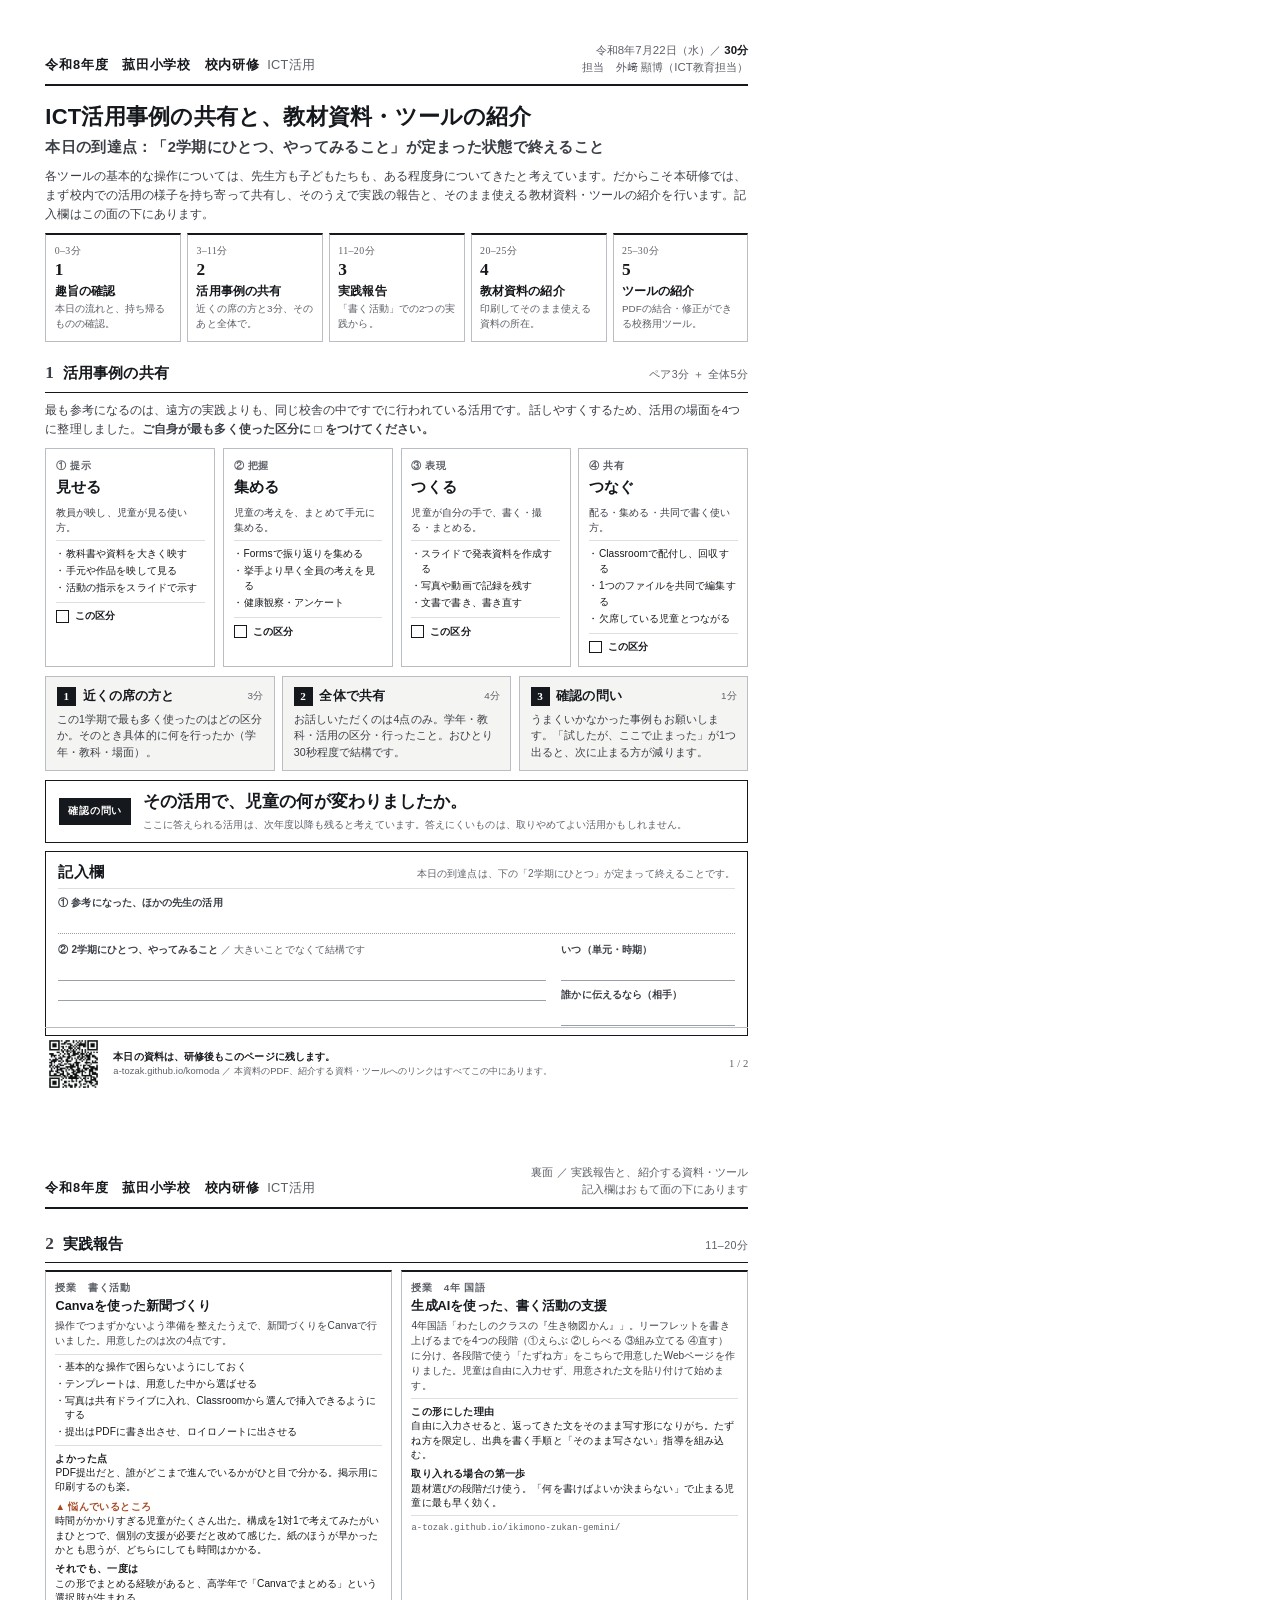
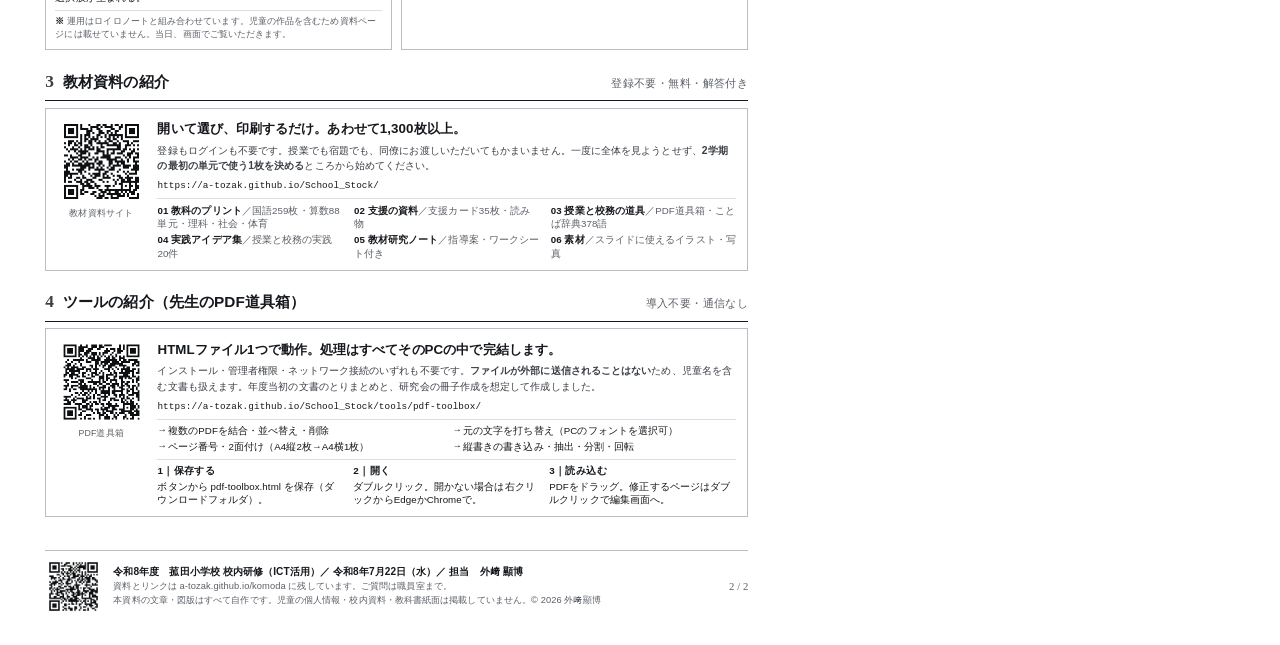
<file: handout/komoda_handout.html>
<!doctype html>
<html lang="ja">
<head>
<meta charset="utf-8">
<title>菰田小学校 校内研修 配布資料 2026.7.22</title>
<style>
@page{ size:A4; margin:0 }
*{box-sizing:border-box; margin:0; padding:0}
html,body{ -webkit-print-color-adjust:exact; print-color-adjust:exact }
body{
  font-family:"Hiragino Sans","Hiragino Kaku Gothic ProN","Noto Sans JP","Yu Gothic Medium",sans-serif;
  color:#15181c; background:#fff; line-height:1.62; letter-spacing:.005em;
  -webkit-font-smoothing:antialiased;
}
.page{ width:210mm; height:297mm; padding:11mm 12mm 9mm; position:relative; overflow:hidden; page-break-after:always; background:#fff }
.page:last-child{ page-break-after:auto }

/* --- header --- */
.head{ display:flex; justify-content:space-between; align-items:flex-end; border-bottom:1.6pt solid #15181c; padding-bottom:2.2mm }
.head .sch{ font-size:9.6pt; font-weight:800; letter-spacing:.06em }
.head .sch span{ font-weight:400; color:#5c6067; margin-left:2mm; letter-spacing:.02em }
.head .date{ font-size:8.6pt; color:#5c6067; text-align:right; line-height:1.5 }
.head .date b{ color:#15181c }

h1{ font-size:16.5pt; font-weight:800; line-height:1.42; margin-top:4mm; letter-spacing:.01em }
h1 span.sub2{ display:block; font-size:11pt; font-weight:700; color:#3a3e45; margin-top:1.2mm; letter-spacing:.02em }
.lead{ font-size:8.8pt; color:#3a3e45; margin-top:2.2mm; line-height:1.62 }

h2{ font-size:11.5pt; font-weight:800; margin-top:3.6mm; padding:1.1mm 0 1.1mm 0; border-bottom:1pt solid #15181c; display:flex; align-items:baseline; gap:2.4mm }
h2 .no{ font-family:Georgia,serif; font-size:13pt; color:#3a3e45 }
h2 .min{ margin-left:auto; font-size:8pt; font-weight:400; color:#5c6067; letter-spacing:.04em }
h2.first{ margin-top:4.4mm }

/* --- 見取り図 --- */
.flow{ display:grid; grid-template-columns:repeat(5,1fr); gap:1.6mm; margin-top:2.6mm }
.flow .s{ border:.6pt solid #b9bdc4; border-top:1.6pt solid #15181c; padding:2mm 2.2mm 2.4mm }
.flow .s .t{ font-family:Georgia,serif; font-size:7.4pt; color:#5c6067; letter-spacing:.04em }
.flow .s .n{ font-family:Georgia,serif; font-size:13pt; font-weight:700; line-height:1; margin:.6mm 0 1.2mm }
.flow .s h3{ font-size:9pt; font-weight:800; line-height:1.35; margin-bottom:.8mm }
.flow .s p{ font-size:7.4pt; color:#5c6067; line-height:1.5 }

/* --- 4つの型 --- */
.types{ display:grid; grid-template-columns:repeat(4,1fr); gap:2mm; margin-top:2.6mm }
.ty{ border:.6pt solid #b9bdc4; padding:2.4mm 2.6mm 2.8mm }
.ty .k{ font-size:7.4pt; font-weight:800; letter-spacing:.06em; color:#5c6067 }
.ty h3{ font-size:11.5pt; font-weight:800; margin:.4mm 0 1.2mm }
.ty p{ font-size:7.6pt; color:#3a3e45; line-height:1.5; min-height:7.6mm }
.ty ul{ list-style:none; border-top:.6pt solid #dcdee2; padding-top:1.4mm; margin-top:1.2mm }
.ty li{ font-size:7.6pt; line-height:1.5; padding-left:2.6mm; position:relative; margin-bottom:.5mm }
.ty li::before{ content:"・"; position:absolute; left:-.2mm }
.ty .chk{ margin-top:1.8mm; border-top:.6pt solid #dcdee2; padding-top:1.4mm; font-size:7.6pt; font-weight:700; display:flex; align-items:center; gap:1.6mm }
.ty .chk .box{ width:3.4mm; height:3.4mm; border:.9pt solid #15181c; display:inline-block }

/* --- 話す順番 --- */
.talk{ display:grid; grid-template-columns:repeat(3,1fr); gap:2mm; margin-top:2.4mm }
.talk .t{ border:.6pt solid #b9bdc4; background:#f4f4f2; padding:2.4mm 2.8mm 2.6mm }
.talk .t .hd{ display:flex; align-items:center; gap:1.8mm; margin-bottom:1.2mm }
.talk .t .bd{ width:5mm; height:5mm; background:#15181c; color:#fff; font-family:Georgia,serif; font-size:8.4pt; font-weight:700; display:flex; align-items:center; justify-content:center; flex:none }
.talk .t h3{ font-size:9.4pt; font-weight:800 }
.talk .t .min{ margin-left:auto; font-size:7.4pt; color:#5c6067 }
.talk .t p{ font-size:8pt; line-height:1.55; color:#3a3e45 }

.callout{ margin-top:2.2mm; border:1pt solid #15181c; padding:2.6mm 3.4mm; display:flex; align-items:center; gap:3mm }
.callout .lb{ font-size:7.6pt; font-weight:800; letter-spacing:.08em; color:#fff; background:#15181c; padding:1.4mm 2.4mm; flex:none; white-space:nowrap }
.callout .q{ font-size:12.5pt; font-weight:800; line-height:1.4 }
.callout .sub{ font-size:7.8pt; color:#5c6067; margin-top:.8mm; line-height:1.5 }

.takeaway{ display:grid; grid-template-columns:repeat(2,1fr); gap:2mm; margin-top:2.2mm }
.tw{ border:.6pt solid #b9bdc4; border-left:1.6pt solid #15181c; padding:2.2mm 2.8mm 2.4mm }
.tw .k{ font-size:7.2pt; font-weight:800; letter-spacing:.06em; color:#5c6067 }
.tw h3{ font-size:10pt; font-weight:800; margin:.4mm 0 .8mm }
.tw p{ font-size:7.8pt; line-height:1.5; color:#3a3e45 }
.memo-line{ margin-top:2.2mm; border:.6pt solid #b9bdc4; padding:2.4mm 3mm 2.6mm }
.memo-line .ttl{ font-size:8.4pt; font-weight:800; margin-bottom:1.8mm }
.memo-line .ln{ border-bottom:.6pt dotted #9aa0a8; height:5.4mm }

/* --- 実践3つ --- */
.jissen{ display:grid; grid-template-columns:repeat(2,1fr); gap:2.4mm; margin-top:2mm }
.jc{ border:.6pt solid #b9bdc4; border-top:1.6pt solid #15181c; padding:2.1mm 2.4mm 2.2mm }
.jc .layer{ font-size:7.4pt; font-weight:800; letter-spacing:.08em; color:#5c6067 }
.jc h3{ font-size:9.5pt; font-weight:800; line-height:1.35; margin:.5mm 0 1.1mm }
.jc p{ font-size:7.6pt; line-height:1.47; color:#3a3e45 }
.jc ul.pts{ list-style:none; margin-top:1.2mm; border-top:.6pt solid #dcdee2; padding-top:1.1mm }
.jc ul.pts li{ font-size:7.6pt; line-height:1.44; padding:.3mm 0 .3mm 2.6mm; position:relative }
.jc ul.pts li::before{ content:"・"; position:absolute; left:-.2mm }
.jc dt.warn{ color:#a8481f }
.jc dl{ margin-top:1.2mm; border-top:.6pt solid #dcdee2; padding-top:1.1mm }
.jc dt{ font-size:7.2pt; font-weight:800; letter-spacing:.04em; margin-top:1mm }
.jc dt:first-child{ margin-top:0 }
.jc dd{ font-size:7.6pt; line-height:1.42 }
.jc .u{ margin-top:1.3mm; font-family:"SF Mono",Menlo,Consolas,monospace; font-size:6.6pt; color:#5c6067; word-break:break-all; border-top:.6pt solid #dcdee2; padding-top:1.2mm }
.jc .cau{ margin-top:1.2mm; border-top:.6pt solid #dcdee2; padding-top:1.1mm; font-size:6.9pt; line-height:1.4; color:#5c6067 }
.jc .cau b{ color:#15181c }

/* --- QRブロック --- */
.qrblock{ display:grid; grid-template-columns:23mm 1fr; gap:3.4mm; margin-top:1.8mm; border:.6pt solid #b9bdc4; padding:2.4mm 3mm }
.qrblock .qr{ width:23mm }
.qrblock .qr img{ width:23mm; height:23mm; display:block }
.qrblock .qr .cap{ font-size:6.6pt; color:#5c6067; text-align:center; margin-top:.8mm; line-height:1.35 }
.qrblock .bd h3{ font-size:10pt; font-weight:800; margin-bottom:.8mm }
.qrblock .bd p{ font-size:7.8pt; line-height:1.5; color:#3a3e45 }
.qrblock .bd .url{ font-family:"SF Mono",Menlo,Consolas,monospace; font-size:7pt; color:#15181c; margin-top:1.2mm; word-break:break-all }
.shelf6{ display:grid; grid-template-columns:repeat(3,1fr); gap:.6mm 3mm; margin-top:1.3mm; border-top:.6pt solid #dcdee2; padding-top:1.2mm }
.shelf6 div{ font-size:7.3pt; line-height:1.4 }
.shelf6 b{ font-weight:800 }
.shelf6 span{ color:#5c6067 }

.can{ display:grid; grid-template-columns:repeat(2,1fr); gap:.6mm 3mm; margin-top:1.3mm; border-top:.6pt solid #dcdee2; padding-top:1.2mm }
.can div{ font-size:7.3pt; line-height:1.4; padding-left:2.8mm; position:relative }
.can div::before{ content:"→"; position:absolute; left:0; font-size:7pt }
.steps3{ margin-top:1.3mm; border-top:.6pt solid #dcdee2; padding-top:1.2mm; display:grid; grid-template-columns:repeat(3,1fr); gap:2.4mm }
.steps3 div{ font-size:7.3pt; line-height:1.4 }
.steps3 b{ display:block; font-size:7.4pt; font-weight:800; letter-spacing:.04em; margin-bottom:.4mm }

/* --- 記入欄（おもて面に集約） --- */
.fillbox{ margin-top:2.2mm; border:1.4pt solid #15181c; padding:2.2mm 3.2mm 2.4mm }
.fillbox .ttl{ display:flex; align-items:baseline; gap:2.4mm; border-bottom:.6pt solid #dcdee2; padding-bottom:1mm; margin-bottom:1.6mm }
.fillbox .ttl h3{ font-size:11pt; font-weight:800 }
.fillbox .ttl .sub{ font-size:7.6pt; color:#5c6067; margin-left:auto }
.fillbox .lb{ font-size:7.6pt; font-weight:800; color:#3a3e45; margin-bottom:.8mm }
.fillbox .lb span{ font-weight:400; color:#5c6067 }
.fillbox .ln{ border-bottom:.6pt solid #9aa0a8; height:5.2mm }
.fillbox .ln.d{ border-bottom:.6pt dotted #9aa0a8 }
.fillbox .row{ display:grid; grid-template-columns:1fr 46mm; gap:4mm; margin-top:2mm }

/* --- （旧）明日の一手・未使用 --- */
.next{ margin-top:1.8mm; border:1.4pt solid #15181c; padding:2.2mm 3.2mm 2.4mm }
.next .ttl{ display:flex; align-items:baseline; gap:2.4mm; border-bottom:.6pt solid #dcdee2; padding-bottom:1.1mm; margin-bottom:1.8mm }
.next .ttl h3{ font-size:11.5pt; font-weight:800 }
.next .ttl .sub{ font-size:7.6pt; color:#5c6067; margin-left:auto }
.next .row{ display:grid; grid-template-columns:1fr 42mm; gap:4mm }
.next .lb{ font-size:7.4pt; font-weight:800; color:#5c6067; margin-bottom:.8mm }
.next .ln{ border-bottom:.6pt solid #9aa0a8; height:5mm }
.next .ln.s{ height:5mm }

/* --- footer --- */
.foot{ position:absolute; left:12mm; right:12mm; bottom:8mm; border-top:.6pt solid #b9bdc4; padding-top:2mm; display:flex; align-items:center; gap:3mm }
.foot .fq{ width:15mm; height:15mm; flex:none }
.foot .fq img{ width:15mm; height:15mm; display:block }
.foot .ft{ font-size:7pt; color:#5c6067; line-height:1.5 }
.foot .ft b{ color:#15181c; font-size:7.6pt }
.foot .pg{ margin-left:auto; font-family:Georgia,serif; font-size:8pt; color:#5c6067; white-space:nowrap }
</style>
</head>
<body>

<!-- ================= おもて ================= -->
<div class="page">
  <div class="head">
    <div class="sch">令和8年度　菰田小学校　校内研修<span>ICT活用</span></div>
    <div class="date">令和8年7月22日（水）／ <b>30分</b><br>担当　外﨑 顯博（ICT教育担当）</div>
  </div>

  <h1>ICT活用事例の共有と、教材資料・ツールの紹介<span class="sub2">本日の到達点：「2学期にひとつ、やってみること」が定まった状態で終えること</span></h1>
  <p class="lead">各ツールの基本的な操作については、先生方も子どもたちも、ある程度身についてきたと考えています。だからこそ本研修では、まず校内での活用の様子を持ち寄って共有し、そのうえで実践の報告と、そのまま使える教材資料・ツールの紹介を行います。記入欄はこの面の下にあります。</p>

  <div class="flow">
    <div class="s"><div class="t">0–3分</div><div class="n">1</div><h3>趣旨の確認</h3><p>本日の流れと、持ち帰るものの確認。</p></div>
    <div class="s"><div class="t">3–11分</div><div class="n">2</div><h3>活用事例の共有</h3><p>近くの席の方と3分、そのあと全体で。</p></div>
    <div class="s"><div class="t">11–20分</div><div class="n">3</div><h3>実践報告</h3><p>「書く活動」での2つの実践から。</p></div>
    <div class="s"><div class="t">20–25分</div><div class="n">4</div><h3>教材資料の紹介</h3><p>印刷してそのまま使える資料の所在。</p></div>
    <div class="s"><div class="t">25–30分</div><div class="n">5</div><h3>ツールの紹介</h3><p>PDFの結合・修正ができる校務用ツール。</p></div>
  </div>

  <h2><span class="no">1</span>活用事例の共有<span class="min">ペア3分 ＋ 全体5分</span></h2>
  <p class="lead" style="margin-top:2mm">最も参考になるのは、遠方の実践よりも、同じ校舎の中ですでに行われている活用です。話しやすくするため、活用の場面を4つに整理しました。<b>ご自身が最も多く使った区分に □ をつけてください。</b></p>

  <div class="types">
    <div class="ty">
      <div class="k">① 提示</div><h3>見せる</h3>
      <p>教員が映し、児童が見る使い方。</p>
      <ul><li>教科書や資料を大きく映す</li><li>手元や作品を映して見る</li><li>活動の指示をスライドで示す</li></ul>
      <div class="chk"><span class="box"></span>この区分</div>
    </div>
    <div class="ty">
      <div class="k">② 把握</div><h3>集める</h3>
      <p>児童の考えを、まとめて手元に集める。</p>
      <ul><li>Formsで振り返りを集める</li><li>挙手より早く全員の考えを見る</li><li>健康観察・アンケート</li></ul>
      <div class="chk"><span class="box"></span>この区分</div>
    </div>
    <div class="ty">
      <div class="k">③ 表現</div><h3>つくる</h3>
      <p>児童が自分の手で、書く・撮る・まとめる。</p>
      <ul><li>スライドで発表資料を作成する</li><li>写真や動画で記録を残す</li><li>文書で書き、書き直す</li></ul>
      <div class="chk"><span class="box"></span>この区分</div>
    </div>
    <div class="ty">
      <div class="k">④ 共有</div><h3>つなぐ</h3>
      <p>配る・集める・共同で書く使い方。</p>
      <ul><li>Classroomで配付し、回収する</li><li>1つのファイルを共同で編集する</li><li>欠席している児童とつながる</li></ul>
      <div class="chk"><span class="box"></span>この区分</div>
    </div>
  </div>

  <div class="talk">
    <div class="t">
      <div class="hd"><span class="bd">1</span><h3>近くの席の方と</h3><span class="min">3分</span></div>
      <p>この1学期で最も多く使ったのはどの区分か。そのとき具体的に何を行ったか（学年・教科・場面）。</p>
    </div>
    <div class="t">
      <div class="hd"><span class="bd">2</span><h3>全体で共有</h3><span class="min">4分</span></div>
      <p>お話しいただくのは4点のみ。学年・教科・活用の区分・行ったこと。おひとり30秒程度で結構です。</p>
    </div>
    <div class="t">
      <div class="hd"><span class="bd">3</span><h3>確認の問い</h3><span class="min">1分</span></div>
      <p>うまくいかなかった事例もお願いします。「試したが、ここで止まった」が1つ出ると、次に止まる方が減ります。</p>
    </div>
  </div>

  <div class="callout">
    <div class="lb">確認の問い</div>
    <div>
      <div class="q">その活用で、児童の何が変わりましたか。</div>
      <div class="sub">ここに答えられる活用は、次年度以降も残ると考えています。答えにくいものは、取りやめてよい活用かもしれません。</div>
    </div>
  </div>

  <div class="fillbox">
    <div class="ttl"><h3>記入欄</h3><span class="sub">本日の到達点は、下の「2学期にひとつ」が定まって終えることです。</span></div>
    <div class="lb">① 参考になった、ほかの先生の活用</div>
    <div class="ln d"></div>
    <div class="row">
      <div>
        <div class="lb">② 2学期にひとつ、やってみること <span>／ 大きいことでなくて結構です</span></div>
        <div class="ln"></div>
        <div class="ln"></div>
      </div>
      <div>
        <div class="lb">いつ（単元・時期）</div>
        <div class="ln"></div>
        <div class="lb" style="margin-top:1.6mm">誰かに伝えるなら（相手）</div>
        <div class="ln"></div>
      </div>
    </div>
  </div>

  <div class="foot">
    <div class="fq"><img src="../qr/komoda_qr.png" alt="研修資料ページのQRコード"></div>
    <div class="ft"><b>本日の資料は、研修後もこのページに残します。</b><br>a-tozak.github.io/komoda ／ 本資料のPDF、紹介する資料・ツールへのリンクはすべてこの中にあります。</div>
    <div class="pg">1 / 2</div>
  </div>
</div>

<!-- ================= うら ================= -->
<div class="page">
  <div class="head">
    <div class="sch">令和8年度　菰田小学校　校内研修<span>ICT活用</span></div>
    <div class="date">裏面 ／ 実践報告と、紹介する資料・ツール<br>記入欄はおもて面の下にあります</div>
  </div>

  <h2 class="first"><span class="no">2</span>実践報告<span class="min">11–20分</span></h2>

  <div class="jissen">
    <div class="jc">
      <div class="layer">授業　書く活動</div>
      <h3>Canvaを使った新聞づくり</h3>
      <p>操作でつまずかないよう準備を整えたうえで、新聞づくりをCanvaで行いました。用意したのは次の4点です。</p>
      <ul class="pts">
        <li>基本的な操作で困らないようにしておく</li>
        <li>テンプレートは、用意した中から選ばせる</li>
        <li>写真は共有ドライブに入れ、Classroomから選んで挿入できるようにする</li>
        <li>提出はPDFに書き出させ、ロイロノートに出させる</li>
      </ul>
      <dl>
        <dt>よかった点</dt>
        <dd>PDF提出だと、誰がどこまで進んでいるかがひと目で分かる。掲示用に印刷するのも楽。</dd>
        <dt class="warn">▲ 悩んでいるところ</dt>
        <dd>時間がかかりすぎる児童がたくさん出た。構成を1対1で考えてみたがいまひとつで、個別の支援が必要だと改めて感じた。紙のほうが早かったかとも思うが、どちらにしても時間はかかる。</dd>
        <dt>それでも、一度は</dt>
        <dd>この形でまとめる経験があると、高学年で「Canvaでまとめる」という選択肢が生まれる。</dd>
      </dl>
      <div class="cau"><b>※</b> 運用はロイロノートと組み合わせています。児童の作品を含むため資料ページには載せていません。当日、画面でご覧いただきます。</div>
    </div>
    <div class="jc">
      <div class="layer">授業　4年 国語</div>
      <h3>生成AIを使った、書く活動の支援</h3>
      <p>4年国語「わたしのクラスの『生き物図かん』」。リーフレットを書き上げるまでを4つの段階（①えらぶ ②しらべる ③組み立てる ④直す）に分け、各段階で使う「たずね方」をこちらで用意したWebページを作りました。児童は自由に入力せず、用意された文を貼り付けて始めます。</p>
      <dl>
        <dt>この形にした理由</dt>
        <dd>自由に入力させると、返ってきた文をそのまま写す形になりがち。たずね方を限定し、出典を書く手順と「そのまま写さない」指導を組み込む。</dd>
        <dt>取り入れる場合の第一歩</dt>
        <dd>題材選びの段階だけ使う。「何を書けばよいか決まらない」で止まる児童に最も早く効く。</dd>
      </dl>
      <div class="u">a-tozak.github.io/ikimono-zukan-gemini/</div>
    </div>
  </div>

  <h2><span class="no">3</span>教材資料の紹介<span class="min">登録不要・無料・解答付き</span></h2>
  <div class="qrblock">
    <div class="qr">
      <img src="../qr/qr_schoolstock.png" alt="教材資料サイトのQRコード">
      <div class="cap">教材資料サイト</div>
    </div>
    <div class="bd">
      <h3>開いて選び、印刷するだけ。あわせて1,300枚以上。</h3>
      <p>登録もログインも不要です。授業でも宿題でも、同僚にお渡しいただいてもかまいません。一度に全体を見ようとせず、<b>2学期の最初の単元で使う1枚を決める</b>ところから始めてください。</p>
      <div class="url">https://a-tozak.github.io/School_Stock/</div>
      <div class="shelf6">
        <div><b>01 教科のプリント</b><span>／国語259枚・算数88単元・理科・社会・体育</span></div>
        <div><b>02 支援の資料</b><span>／支援カード35枚・読み物</span></div>
        <div><b>03 授業と校務の道具</b><span>／PDF道具箱・ことば辞典378語</span></div>
        <div><b>04 実践アイデア集</b><span>／授業と校務の実践 20件</span></div>
        <div><b>05 教材研究ノート</b><span>／指導案・ワークシート付き</span></div>
        <div><b>06 素材</b><span>／スライドに使えるイラスト・写真</span></div>
      </div>
    </div>
  </div>

  <h2><span class="no">4</span>ツールの紹介（先生のPDF道具箱）<span class="min">導入不要・通信なし</span></h2>
  <div class="qrblock">
    <div class="qr">
      <img src="../qr/qr_pdftoolbox.png" alt="先生のPDF道具箱のQRコード">
      <div class="cap">PDF道具箱</div>
    </div>
    <div class="bd">
      <h3>HTMLファイル1つで動作。処理はすべてそのPCの中で完結します。</h3>
      <p>インストール・管理者権限・ネットワーク接続のいずれも不要です。<b>ファイルが外部に送信されることはない</b>ため、児童名を含む文書も扱えます。年度当初の文書のとりまとめと、研究会の冊子作成を想定して作成しました。</p>
      <div class="url">https://a-tozak.github.io/School_Stock/tools/pdf-toolbox/</div>
      <div class="can">
        <div>複数のPDFを結合・並べ替え・削除</div>
        <div>元の文字を打ち替え（PCのフォントを選択可）</div>
        <div>ページ番号・2面付け（A4縦2枚→A4横1枚）</div>
        <div>縦書きの書き込み・抽出・分割・回転</div>
      </div>
      <div class="steps3">
        <div><b>1｜保存する</b>ボタンから pdf-toolbox.html を保存（ダウンロードフォルダ）。</div>
        <div><b>2｜開く</b>ダブルクリック。開かない場合は右クリックからEdgeかChromeで。</div>
        <div><b>3｜読み込む</b>PDFをドラッグ。修正するページはダブルクリックで編集画面へ。</div>
      </div>
    </div>
  </div>

  <div class="foot">
    <div class="fq"><img src="../qr/komoda_qr.png" alt="研修資料ページのQRコード"></div>
    <div class="ft"><b>令和8年度　菰田小学校 校内研修（ICT活用）／ 令和8年7月22日（水）／ 担当　外﨑 顯博</b><br>
      資料とリンクは a-tozak.github.io/komoda に残しています。ご質問は職員室まで。<br>
      本資料の文章・図版はすべて自作です。児童の個人情報・校内資料・教科書紙面は掲載していません。© 2026 外﨑顯博</div>
    <div class="pg">2 / 2</div>
  </div>
</div>

</body>
</html>
</file>
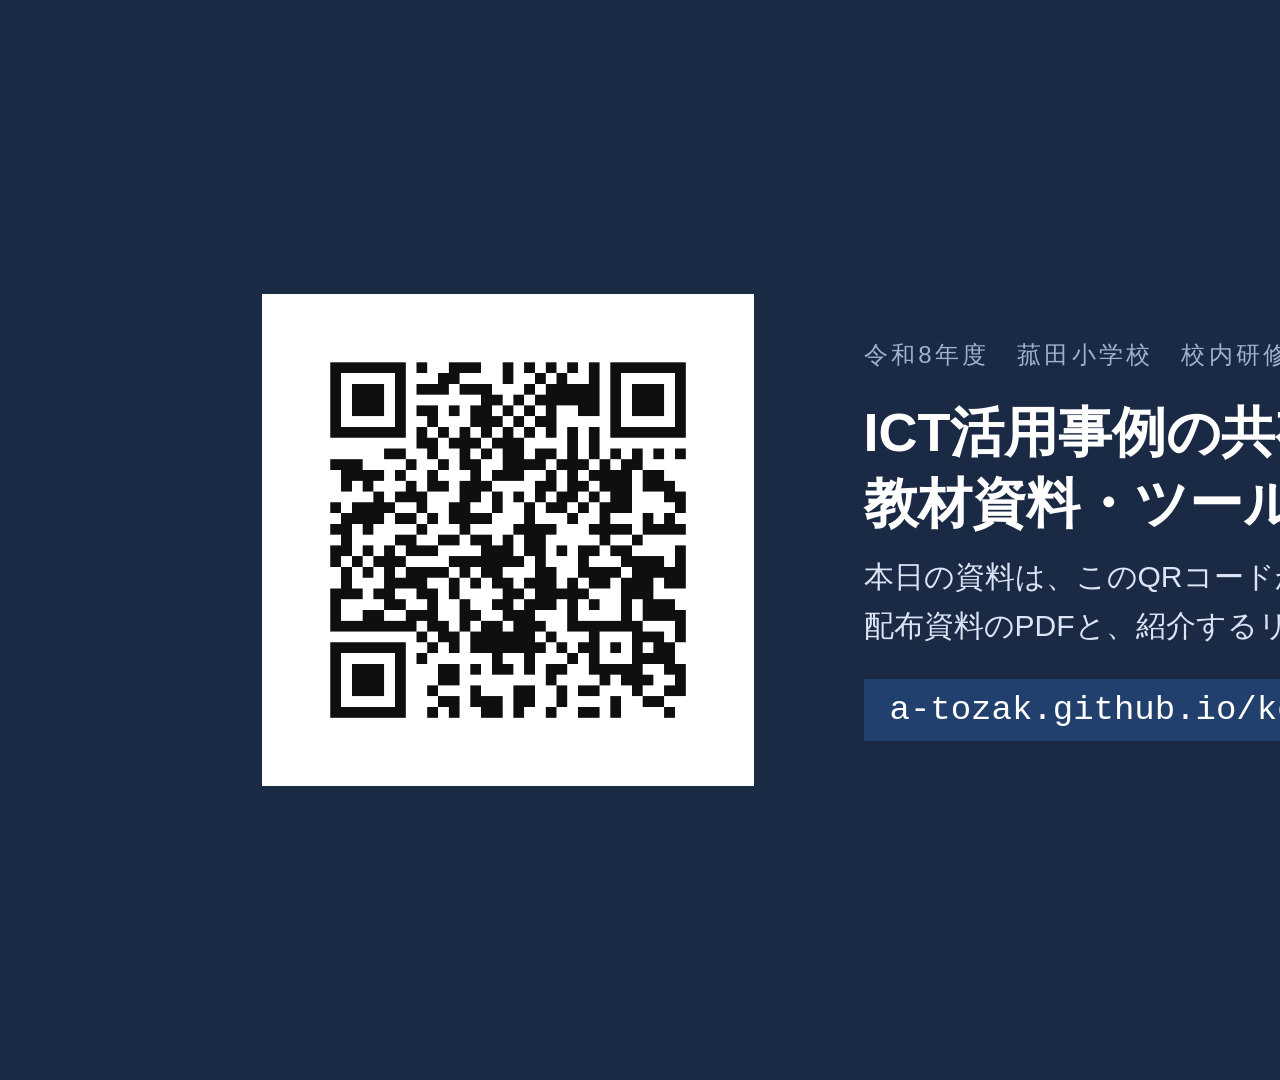
<file: qr/projection_slide.html>
<!doctype html>
<html lang="ja"><head><meta charset="utf-8"><title>投影用｜菰田小 校内研修</title>
<style>
body{margin:0; width:1920px; height:1080px; display:flex; align-items:center; justify-content:center; gap:110px;
  background:#1b2a44; font-family:"Hiragino Sans","Noto Sans JP",sans-serif; color:#fff}
.qrbox{background:#fff; padding:36px; line-height:0}
.qrbox img{width:420px; height:420px}
.tx h1{font-size:54px; font-weight:800; line-height:1.32; margin:0 0 18px}
.tx h1 .hl{color:#8fb0ff}
.tx .k{letter-spacing:.14em; font-size:24px; color:#9fb0d0; text-transform:uppercase; margin-bottom:26px}
.tx p{font-size:30px; color:#dbe3f5; margin:8px 0}
.tx .url{font-family:Menlo,monospace; font-size:34px; color:#fff; background:#22406e; display:inline-block; padding:12px 26px; margin-top:24px}
</style></head><body>
<div class="qrbox"><img src="komoda_qr.png" alt="研修サイトのQRコード"></div>
<div class="tx">
  <div class="k">令和8年度　菰田小学校　校内研修（ICT活用）</div>
  <h1>ICT活用事例の共有と、<br>教材資料・ツールの紹介</h1>
  <p>本日の資料は、このQRコードから開けます。</p>
  <p>配布資料のPDFと、紹介するリンクもこの中にあります。</p>
  <div class="url">a-tozak.github.io/komoda</div>
</div>
</body></html>
</file>
<file: styles.css>
/* 菰田小学校 校内研修（ICT活用）資料ページ 共有スタイル */
:root{
  --ink:#15181c; --black:#0e0f11; --paper:#ffffff; --wash:#f6f6f4;
  --line:#e6e6e3; --sub:#767b83; --accent:#22406e; --moss:#33513f;
  --warm:#c05a2b; /* 注意・補足の暖色（限定使用） */
  --font-ja:"Hiragino Sans","Hiragino Kaku Gothic ProN","Noto Sans JP","Yu Gothic Medium",sans-serif;
  --font-en:Georgia,"Times New Roman",serif;
  --font-mono:"SF Mono",Menlo,Consolas,monospace;
  --wrap:1080px;
}
*{box-sizing:border-box;margin:0;padding:0}
html{scroll-behavior:smooth}
body{font-family:var(--font-ja); color:var(--ink); background:var(--paper); line-height:1.8; font-size:16.5px; letter-spacing:.01em; -webkit-font-smoothing:antialiased; text-rendering:optimizeLegibility}
a{color:var(--accent); text-decoration:none}
a:hover{text-decoration:underline; text-underline-offset:3px}
img{max-width:100%}

.wrap{max-width:var(--wrap); margin:0 auto; padding:0 24px}
section{padding:70px 0}
.secno{display:inline-grid; place-items:center; width:1.6em; height:1.6em; border:1.5px solid var(--accent); color:var(--accent); font-family:var(--font-en); font-weight:700; font-size:.62em; margin-right:.62em; vertical-align:.14em; flex:none}
.kicker-ja{font-size:13px; letter-spacing:.14em; color:var(--sub); font-weight:700; margin-bottom:16px}
.sec-h{display:flex; align-items:baseline; margin-bottom:2px}
h1{font-size:clamp(28px,4.4vw,44px); line-height:1.28; color:var(--black); font-weight:800}
h2{font-size:clamp(24px,3.3vw,33px); line-height:1.35; color:var(--black); font-weight:800; letter-spacing:.01em}
h3{font-size:18.5px; color:var(--black); font-weight:800; margin-bottom:6px}
.lead{font-size:17px; color:var(--ink); max-width:46em; margin-top:14px}
.sub{color:var(--sub)}

/* top bar */
header.bar{position:sticky; top:0; z-index:50; background:rgba(255,255,255,.92); backdrop-filter:saturate(1.4) blur(8px); border-bottom:1px solid var(--line)}
.bar .wrap{display:flex; align-items:center; justify-content:space-between; height:56px}
.brand{display:flex; align-items:baseline; gap:9px; font-weight:800; color:var(--black); letter-spacing:.02em}
.nav{display:flex; gap:20px; font-size:13.5px; font-weight:700}
.nav a{color:var(--sub)}
.nav a.active,.nav a:hover{color:var(--ink); text-decoration:none}
.nav a.active{box-shadow:inset 0 -2px 0 var(--accent)}
@media(max-width:860px){ .nav{display:none} }

/* hero */
.hero{padding:54px 0 42px; border-bottom:2px solid var(--ink)}
.hero h1{font-size:clamp(27px,4.4vw,42px); line-height:1.34; letter-spacing:.01em}
.hero h1 .hl{color:var(--accent)}
.hero .tagsub{margin-top:20px; font-size:16.5px; max-width:44em; color:var(--ink)}
.hero .meta{margin-top:30px; display:flex; flex-wrap:wrap; gap:8px 26px; font-size:14.5px; color:var(--sub); align-items:center}
.hero .meta b{color:var(--ink)}

/* 30min flow */
.flow{display:grid; grid-template-columns:repeat(5,1fr); gap:14px; margin-top:40px}
.flow .step{border:1px solid var(--line); border-top:3px solid var(--accent); padding:18px 16px 20px; background:var(--paper)}
.flow .step .t{font-family:var(--font-en); font-size:12.5px; letter-spacing:.1em; color:var(--sub); font-weight:700}
.flow .step .n{font-family:var(--font-en); font-size:30px; color:var(--accent); font-weight:700; line-height:1; margin:4px 0 10px}
.flow .step h3{font-size:16.5px; margin-bottom:6px}
.flow .step p{font-size:13.5px; color:var(--sub)}
@media(max-width:960px){ .flow{grid-template-columns:repeat(2,1fr)} }
@media(max-width:560px){ .flow{grid-template-columns:1fr} }

/* grid/cell */
.grid{display:grid; gap:1px; background:var(--line); border:1px solid var(--line); margin-top:30px}
.grid.c2{grid-template-columns:repeat(2,1fr)}
.grid.c3{grid-template-columns:repeat(3,1fr)}
.cell{background:var(--paper); padding:24px}
.cell .cn{font-family:var(--font-en); font-size:26px; color:var(--accent); font-weight:700; line-height:1; margin-bottom:10px}
.cell p{font-size:14.5px; color:var(--sub)}
@media(max-width:760px){ .grid.c2,.grid.c3{grid-template-columns:1fr} }

/* band */
.band{background:var(--wash); border-top:1px solid var(--line); border-bottom:1px solid var(--line)}

/* 4つの型 */
.types{display:grid; grid-template-columns:repeat(4,1fr); gap:14px; margin-top:34px}
.types .ty{border:1px solid var(--line); border-top:3px solid var(--moss); background:var(--paper); padding:20px 18px 22px}
.types .ty .k{font-size:12px; letter-spacing:.08em; color:var(--moss); font-weight:800}
.types .ty h3{font-size:19px; margin:6px 0 8px}
.types .ty p{font-size:13.5px; color:var(--sub)}
.types .ty ul{list-style:none; margin-top:10px; border-top:1px solid var(--line); padding-top:10px}
.types .ty li{font-size:13px; color:var(--ink); padding:3px 0 3px 15px; position:relative}
.types .ty li::before{content:"・"; position:absolute; left:0; color:var(--moss)}
@media(max-width:900px){ .types{grid-template-columns:repeat(2,1fr)} }
@media(max-width:520px){ .types{grid-template-columns:1fr} }

/* 進め方（番号つきメニュー） */
.menu{border:1px solid var(--line); background:var(--paper); margin-top:20px}
.menu .head{display:flex; gap:16px; align-items:baseline; padding:18px 24px; border-bottom:1px solid var(--line); background:var(--wash)}
.menu .head .badge{font-family:var(--font-en); font-weight:700; color:var(--paper); background:var(--accent); width:30px; height:30px; border-radius:50%; display:grid; place-items:center; font-size:15px; flex:none; align-self:center}
.menu .head h3{margin:0}
.menu .head .lv{margin-left:auto; font-size:12.5px; color:var(--sub); align-self:center; white-space:nowrap}
.menu .body{padding:20px 24px}
.band .menu .head{background:var(--paper)}
ol.steps{list-style:none; counter-reset:s; margin-top:4px}
ol.steps li{counter-increment:s; position:relative; padding:6px 0 6px 34px; font-size:15px}
ol.steps li::before{content:counter(s); position:absolute; left:0; top:6px; font-family:var(--font-en); font-weight:700; color:var(--accent); border:1.5px solid var(--accent); width:22px; height:22px; border-radius:50%; display:grid; place-items:center; font-size:12px}

/* 実践カード */
.jissen{display:grid; grid-template-columns:repeat(3,1fr); gap:16px; margin-top:34px}
.jc{border:1px solid var(--line); background:var(--paper); display:flex; flex-direction:column}
.jc .thumb{border-bottom:1px solid var(--line); background:var(--wash); padding:10px}
.jc .thumb svg{display:block; width:100%; height:auto}
.jc .body{padding:18px 20px 20px; display:flex; flex-direction:column; flex:1}
.jc .layer{font-size:11.5px; font-weight:800; letter-spacing:.06em; color:var(--moss); margin-bottom:6px}
.jc h3{font-size:17.5px; line-height:1.45; margin-bottom:8px}
.jc p{font-size:13.5px; color:var(--sub)}
.jc ul.pts{list-style:none; margin-top:12px; border-top:1px solid var(--line); padding-top:10px}
.jc ul.pts li{font-size:13px; color:var(--ink); line-height:1.6; padding:4px 0 4px 16px; position:relative}
.jc ul.pts li::before{content:"・"; position:absolute; left:0; color:var(--moss)}
.jc dl{margin-top:12px; border-top:1px solid var(--line); padding-top:10px; flex:1}
.jc dt.warn{color:var(--warm)}
.jc dt{font-size:11.5px; font-weight:800; color:var(--accent); letter-spacing:.04em; margin-top:8px}
.jc dt:first-child{margin-top:0}
.jc dd{font-size:13.5px; color:var(--ink); line-height:1.7}
.jc .act{margin-top:14px}
.jissen.c2{grid-template-columns:repeat(2,1fr)}
.jc .cau{margin-top:14px; padding:11px 14px; background:var(--wash); border-left:3px solid var(--warm); font-size:12.5px; line-height:1.65; color:var(--ink)}
@media(max-width:900px){ .jissen,.jissen.c2{grid-template-columns:1fr} }

/* おまけ帯 */
.extra{display:flex; flex-wrap:wrap; gap:18px 30px; align-items:center; justify-content:space-between; border:1px solid var(--line); border-left:4px solid var(--moss); background:var(--paper); padding:22px 26px; margin-top:22px}
.extra .ex-k{font-size:12px; letter-spacing:.06em; color:var(--moss); font-weight:800; margin-bottom:6px}
.extra p{font-size:14.5px; color:var(--ink); max-width:44em; margin:0}
.band .extra{background:var(--paper)}

/* 棚（School Stock） */
.shelf{display:grid; grid-template-columns:repeat(3,1fr); gap:16px; margin-top:34px}
.sh{border:1px solid var(--line); border-top:3px solid var(--moss); padding:18px 18px 20px; background:var(--paper); display:flex; flex-direction:column; color:inherit}
a.sh:hover{text-decoration:none; background:var(--wash)}
.sh .tag{font-family:var(--font-en); font-size:13px; font-weight:700; letter-spacing:.04em; color:var(--moss); margin-bottom:6px}
.sh h3{font-size:17px; line-height:1.4; margin-bottom:8px}
.sh p{font-size:13.5px; color:var(--sub); flex:1}
.sh .go{margin-top:12px; font-size:13px; font-weight:700; color:var(--accent)}
.sh .go::after{content:" →"}
@media(max-width:900px){ .shelf{grid-template-columns:repeat(2,1fr)} }
@media(max-width:600px){ .shelf{grid-template-columns:1fr} }

/* QRつきの持ち帰り箱 */
.take{display:grid; grid-template-columns:auto 1fr; gap:28px; align-items:center; border:1px solid var(--line); background:var(--paper); padding:26px 28px; margin-top:30px}
.take .qr{width:150px; height:150px; border:1px solid var(--line); padding:8px; background:#fff; flex:none}
.take .qr img{display:block; width:100%; height:auto}
.take h3{font-size:19px; margin-bottom:8px}
.take p{font-size:14.5px; color:var(--ink); max-width:40em}
.take .url{font-family:var(--font-mono); font-size:13px; color:var(--sub); margin-top:8px; word-break:break-all}
.take .act{margin-top:14px; display:flex; gap:10px; flex-wrap:wrap}
.band .take{background:var(--paper)}
@media(max-width:600px){ .take{grid-template-columns:1fr; justify-items:center; text-align:center} .take p{text-align:left} }

/* できること表 */
.tbl-scroll{overflow-x:auto}
.tools{width:100%; border-collapse:collapse; margin-top:26px; font-size:14.5px}
.tools th,.tools td{text-align:left; padding:13px 16px; border-bottom:1px solid var(--line); vertical-align:top}
.tools thead th{font-size:12px; letter-spacing:.06em; color:var(--sub); font-weight:800; border-bottom:2px solid var(--ink)}
.tools td.name{font-weight:800; color:var(--black); white-space:nowrap}
@media(max-width:600px){ .tools{font-size:13px} .tools th,.tools td{padding:11px 10px} }

/* tip */
.tip{margin-top:18px; padding:12px 16px; background:var(--wash); border-left:3px solid var(--moss); font-size:13.5px; color:var(--ink)}
.tip b{color:var(--moss)}
.band .tip{background:var(--paper)}

/* uses list */
.uses{margin-top:10px; list-style:none}
.uses li{padding:7px 0 7px 26px; position:relative; font-size:15px; border-bottom:1px solid var(--line)}
.uses li::before{content:"→"; position:absolute; left:0; color:var(--accent); font-weight:700}

/* qa */
.qa{margin-top:30px; border-top:1px solid var(--line)}
.qa .row{padding:18px 0; border-bottom:1px solid var(--line)}
.qa .q{font-weight:800; color:var(--black); font-size:16px; margin-bottom:6px}
.qa .q::before{content:"Q  "; font-family:var(--font-en); color:var(--accent); font-weight:700}
.qa .a{font-size:14.5px; color:var(--ink)}
.qa .a::before{content:"A  "; font-family:var(--font-en); color:var(--sub); font-weight:700}

/* connect */
.connect{display:grid; grid-template-columns:repeat(3,1fr); gap:16px; margin-top:34px}
.connect .c{border:1px solid var(--line); padding:22px; text-align:center; background:var(--paper)}
.connect .c .k{font-size:12px; letter-spacing:.06em; color:var(--sub); font-weight:800}
.connect .c h3{margin:8px 0 6px}
.connect .c p{font-size:13.5px; color:var(--sub)}
@media(max-width:760px){ .connect{grid-template-columns:1fr} }

/* buttons */
.btn{display:inline-block; font-weight:800; font-size:14.5px; padding:11px 22px; border:1.5px solid var(--accent); color:var(--accent); background:var(--paper); border-radius:4px; white-space:nowrap}
.btn:hover{text-decoration:none; background:#eceff5}
.btn.primary{background:var(--accent); color:#fff}
.btn.primary:hover{background:#182f52}
.btn.sm{font-size:13px; padding:8px 16px}
@media(max-width:600px){ .btn{width:100%; text-align:center} .take .act .btn,.jc .act .btn{width:auto} }

/* 図（額縁） */
.fig{border:1px solid var(--line); background:var(--paper); padding:22px; margin-top:26px}
.fig svg{display:block; width:100%; height:auto}
.fig figcaption{font-size:13px; color:var(--sub); margin-top:12px; text-align:center}
.band .fig{background:var(--paper)}

/* 結び */
.owari{border:1px solid var(--line); border-top:3px solid var(--ink); background:var(--paper); padding:26px 28px; margin-top:30px}
.owari h3{font-size:18px; margin-bottom:8px}
.owari p{font-size:15px; color:var(--ink); max-width:48em}

/* 担当・問い合わせ */
.tanto{border:1px solid var(--line); background:var(--wash); padding:22px 26px; margin-top:26px; display:grid; grid-template-columns:repeat(2,1fr); gap:8px 34px}
.tanto .r{font-size:15px}
.tanto .r .l{font-size:12px; font-weight:800; color:var(--sub); letter-spacing:.06em; display:block; margin-bottom:2px}
@media(max-width:640px){ .tanto{grid-template-columns:1fr} }


/* footer + sitemap */
footer{border-top:1px solid var(--line); padding:44px 0 30px; font-size:13px; color:var(--sub)}
.site-map{display:grid; grid-template-columns:1.1fr 1fr 1fr; gap:24px 34px; padding-bottom:28px; border-bottom:1px solid var(--line)}
.sm-col{display:flex; flex-direction:column; gap:7px}
.sm-h{font-size:12px; letter-spacing:.06em; color:var(--moss); font-weight:800; margin-bottom:4px}
.sm-col a{color:var(--sub); font-size:13.5px}
.sm-col span{color:var(--sub); font-size:13.5px}
.sm-col a:hover{color:var(--ink)}
.foot-base{display:flex; flex-wrap:wrap; gap:10px 20px; justify-content:space-between; align-items:center; padding-top:22px}
.foot-base .lw{font-weight:800; color:var(--ink)}
.note-local{margin-top:12px; font-size:11.5px; color:var(--sub); max-width:60em}
@media(max-width:700px){ .site-map{grid-template-columns:1fr 1fr} }
@media(max-width:440px){ .site-map{grid-template-columns:1fr} }

/* reveal — JSが載ったときだけ隠す（素の状態は必ず見える＝投影事故を防ぐ） */
.js .reveal{opacity:0; transform:translateY(14px); transition:opacity .6s ease, transform .6s ease}
.js .reveal.in{opacity:1; transform:none}
@media(prefers-reduced-motion:reduce){ .js .reveal{opacity:1; transform:none; transition:none} html{scroll-behavior:auto} }

/* SVG共通 */
.d-label{font-family:var(--font-ja); font-weight:700}
.d-mono{font-family:var(--font-en)}
</file>
